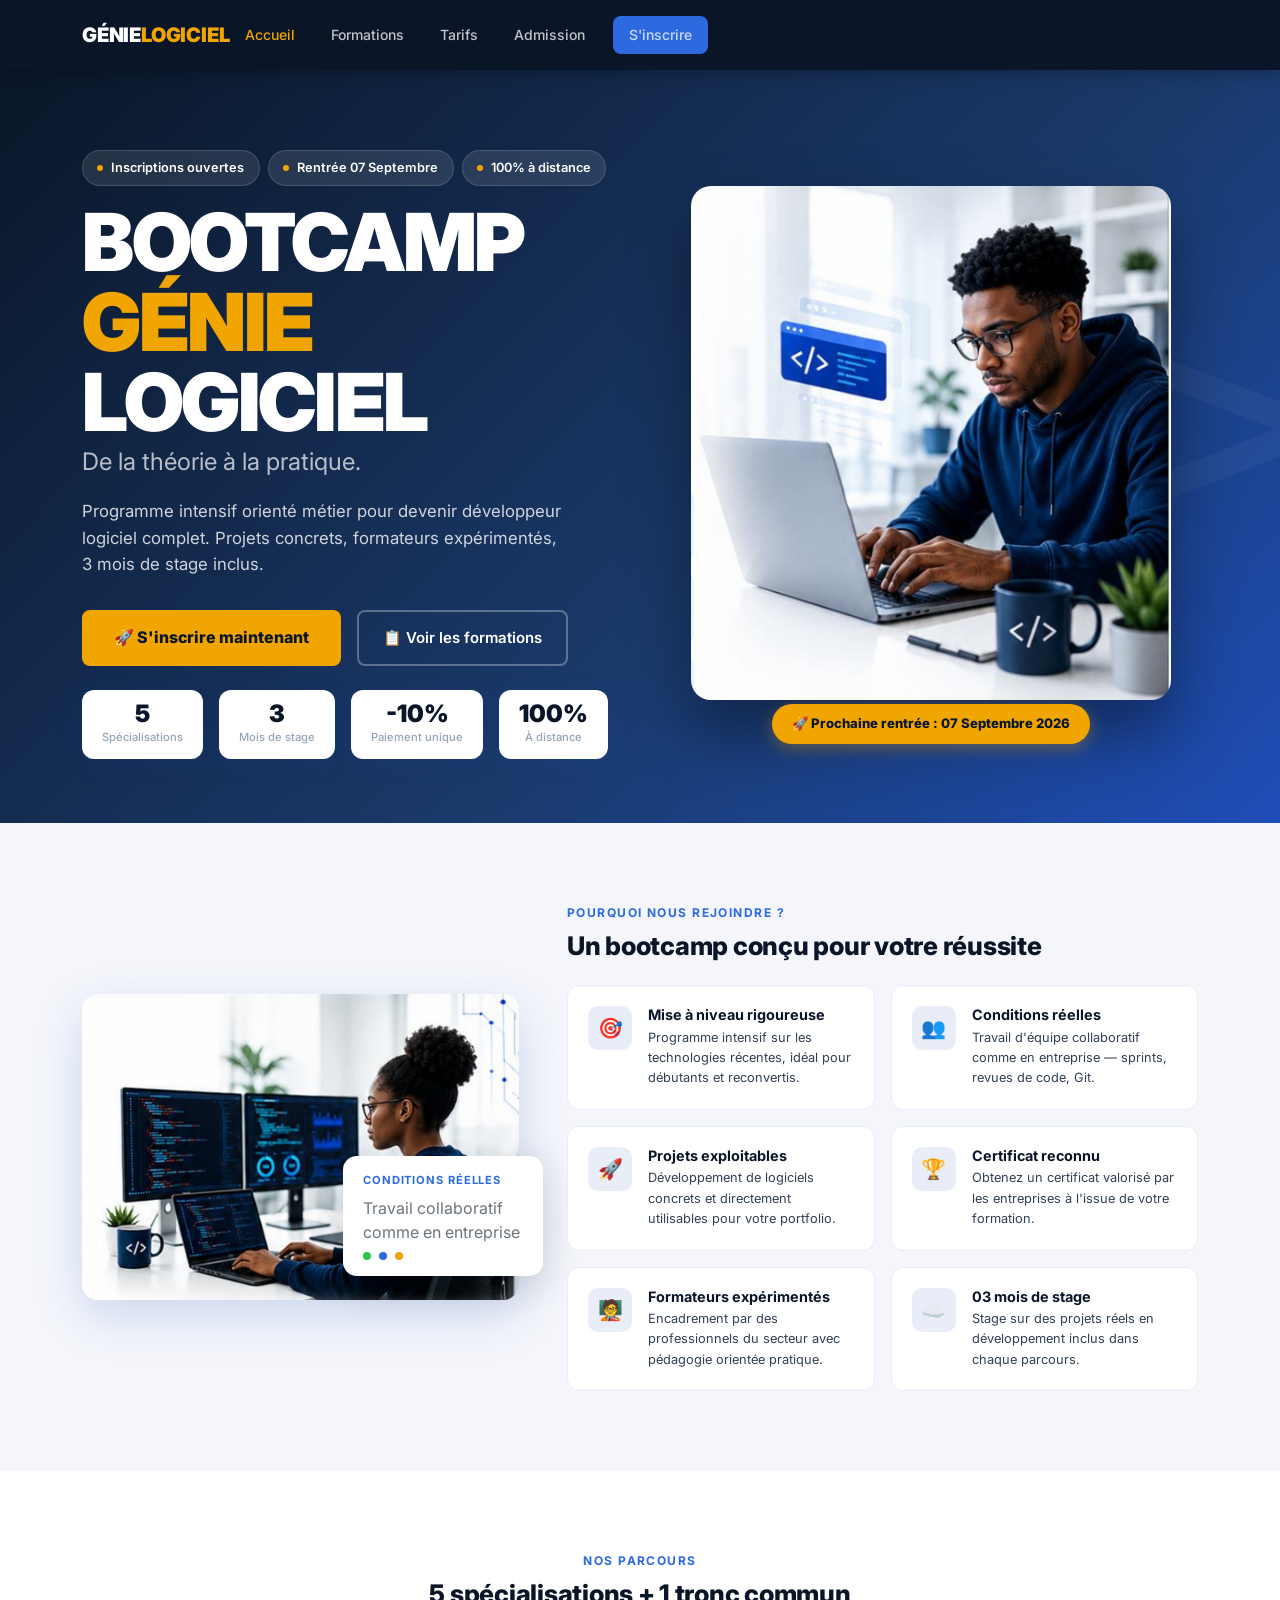
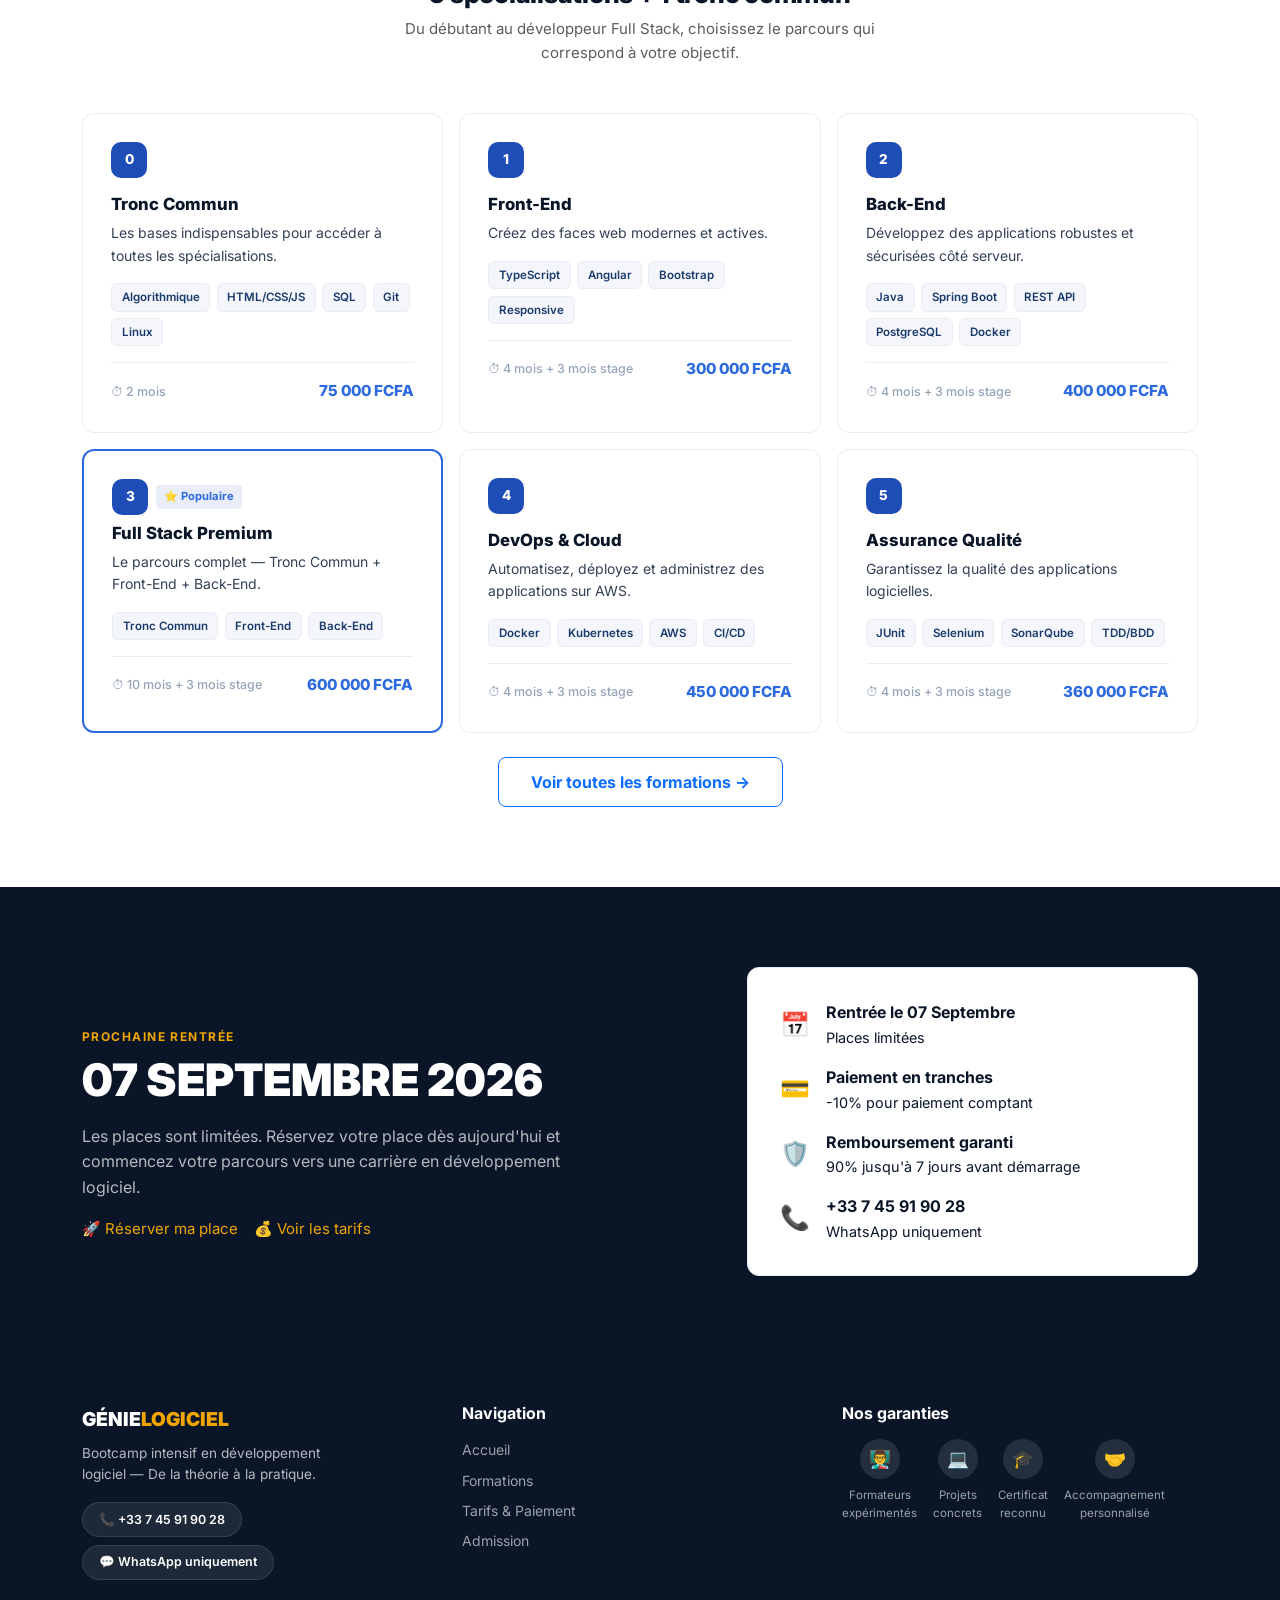
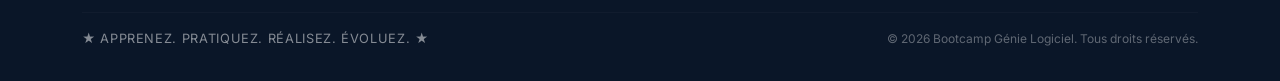
<file: index.html>
<!DOCTYPE html>
<html lang="fr">
<head>
  <meta charset="UTF-8">
  <meta name="viewport" content="width=device-width, initial-scale=1.0">
  <title>Bootcamp Génie Logiciel — De la théorie à la pratique</title>
  <link href="https://cdn.jsdelivr.net/npm/bootstrap@5.3.3/dist/css/bootstrap.min.css" rel="stylesheet">
  <link href="https://fonts.googleapis.com/css2?family=Inter:wght@400;500;600;700;800;900&display=swap" rel="stylesheet">
  <link rel="stylesheet" href="css/style.css">
</head>
<body>

<div id="navbar-placeholder"></div>

<!-- ── Hero ──────────────────────────────────────────────────────────────── -->
<section class="hero">
  <div class="container">
    <div class="row align-items-center g-5">
      <div class="col-lg-6">
        <div class="d-flex flex-wrap gap-2 mb-3 fade-up">
          <span class="hero-pill"><span class="dot"></span>Inscriptions ouvertes</span>
          <span class="hero-pill"><span class="dot"></span>Rentrée 07 Septembre</span>
          <span class="hero-pill"><span class="dot"></span>100% à distance</span>
        </div>
        <h1 class="fade-up-2">
          BOOTCAMP<br>
          <span class="jaune">GÉNIE</span><br>
          LOGICIEL
          <span class="subtitle">De la théorie à la pratique.</span>
        </h1>
        <p class="tagline fade-up-3">
          Programme intensif orienté métier pour devenir développeur logiciel complet.
          Projets concrets, formateurs expérimentés, 3 mois de stage inclus.
        </p>
        <div class="d-flex flex-wrap gap-3 fade-up-3">
          <a href="admission.html" class="btn-cta">🚀 S'inscrire maintenant</a>
          <a href="formations.html" class="btn-outline">📋 Voir les formations</a>
        </div>
        <div class="d-flex flex-wrap gap-3 mt-4 fade-up-3">
          <div class="stat-pill">
            <span class="num">5</span>
            <span class="lbl">Spécialisations</span>
          </div>
          <div class="stat-pill">
            <span class="num">3</span>
            <span class="lbl">Mois de stage</span>
          </div>
          <div class="stat-pill">
            <span class="num">-10%</span>
            <span class="lbl">Paiement unique</span>
          </div>
          <div class="stat-pill">
            <span class="num">100%</span>
            <span class="lbl">À distance</span>
          </div>
        </div>
      </div>

      <!-- ── Image hero principale ── -->
      <div class="col-lg-6 d-none d-lg-block fade-up-2">
        <div class="hero-img-wrap pb-4" >
          <img src="assets/dev-man.png" alt="Développeur en formation Génie Logiciel">
          <span class="hero-img-badge">🚀 Prochaine rentrée : 07 Septembre 2026</span>
        </div>
      </div>
    </div>
  </div>
</section>

<!-- ── Pourquoi nous — avec image femme ──────────────────────────────────── -->
<section class="section section-alt">
  <div class="container">
    <div class="row align-items-center g-5">

      <!-- Image gauche -->
      <div class="col-lg-5 reveal">
        <div class="position-relative">
          <img src="assets/dev-woman.png" alt="Développeuse en action" class="why-section-img" title="Développeuse en action">
          <!-- Carte flottante -->
          <div class="floatCard">
            <div class="text-floatCard">Conditions réelles</div>
            <div class="fs-6 text-secondary lh-base";>Travail collaboratif<br>comme en entreprise </div>
            <div class="d-flex gap-2 mt-2" >
              <span class="-sm bg--green"></span>
              <span class="-sm bg--blue"></span>
              <span class="-sm bg--jaune"></span>
            </div>
          </div>
        </div>
      </div>

      <!-- Texte droite -->
      <div class="col-lg-7 reveal">
        <div class="section-eyebrow">Pourquoi nous rejoindre ?</div>
        <h2 class="section-title mb-4">Un bootcamp conçu pour votre réussite</h2>
        <div class="row g-3">
          <div class="col-sm-6">
            <div class="why-card">
              <div class="why-icon">🎯</div>
              <div>
                <h6>Mise à niveau rigoureuse</h6>
                <p>Programme intensif sur les technologies récentes, idéal pour débutants et reconvertis.</p>
              </div>
            </div>
          </div>
          <div class="col-sm-6">
            <div class="why-card">
              <div class="why-icon">👥</div>
              <div>
                <h6>Conditions réelles</h6>
                <p>Travail d'équipe collaboratif comme en entreprise — sprints, revues de code, Git.</p>
              </div>
            </div>
          </div>
          <div class="col-sm-6">
            <div class="why-card">
              <div class="why-icon">🚀</div>
              <div>
                <h6>Projets exploitables</h6>
                <p>Développement de logiciels concrets et directement utilisables pour votre portfolio.</p>
              </div>
            </div>
          </div>
          <div class="col-sm-6">
            <div class="why-card">
              <div class="why-icon">🏆</div>
              <div>
                <h6>Certificat reconnu</h6>
                <p>Obtenez un certificat valorisé par les entreprises à l'issue de votre formation.</p>
              </div>
            </div>
          </div>
          <div class="col-sm-6">
            <div class="why-card">
              <div class="why-icon">🧑‍🏫</div>
              <div>
                <h6>Formateurs expérimentés</h6>
                <p>Encadrement par des professionnels du secteur avec pédagogie orientée pratique.</p>
              </div>
            </div>
          </div>
          <div class="col-sm-6">
            <div class="why-card">
              <div class="why-icon">☁️</div>
              <div>
                <h6>03 mois de stage</h6>
                <p>Stage sur des projets réels en développement inclus dans chaque parcours.</p>
              </div>
            </div>
          </div>
        </div>
      </div>
    </div>
  </div>
</section>

<!-- ── Spécialisations résumé ─────────────────────────────────────────────── -->
<section class="section">
  <div class="container">
    <div class="text-center mb-5 reveal">
      <div class="section-eyebrow">Nos parcours</div>
      <h2 class="section-title">5 spécialisations + 1 tronc commun</h2>
      <p class="text-muted mt-2 width-presentation" >
        Du débutant au développeur Full Stack, choisissez le parcours qui correspond à votre objectif.
      </p>
    </div>
    <div class="row g-3">
      <div class="col-md-6 col-lg-4 reveal">
        <div class="card-spec">
          <div class="card-num bg-gris" ]>0</div>
          <h3>Tronc Commun</h3>
          <p>Les bases indispensables pour accéder à toutes les spécialisations.</p>
          <div class="tech-list">
            <span class="tech-badge">Algorithmique</span>
            <span class="tech-badge">HTML/CSS/JS</span>
            <span class="tech-badge">SQL</span>
            <span class="tech-badge">Git</span>
            <span class="tech-badge">Linux</span>
          </div>
          <div class="card-meta mt-auto">
            <span class="meta-duration">⏱ 2 mois</span>
            <span class="meta-price">75 000 FCFA</span>
          </div>
        </div>
      </div>
      <div class="col-md-6 col-lg-4 reveal">
        <div class="card-spec">
          <div class="card-num">1</div>
          <h3>Front-End</h3>
          <p>Créez des faces web modernes et actives.</p>
          <div class="tech-list">
            <span class="tech-badge">TypeScript</span>
            <span class="tech-badge">Angular</span>
            <span class="tech-badge">Bootstrap</span>
            <span class="tech-badge">Responsive</span>
          </div>
          <div class="card-meta mt-auto">
            <span class="meta-duration">⏱ 4 mois + 3 mois stage</span>
            <span class="meta-price">300 000 FCFA</span>
          </div>
        </div>
      </div>
      <div class="col-md-6 col-lg-4 reveal">
        <div class="card-spec">
          <div class="card-num">2</div>
          <h3>Back-End</h3>
          <p>Développez des applications robustes et sécurisées côté serveur.</p>
          <div class="tech-list">
            <span class="tech-badge">Java</span>
            <span class="tech-badge">Spring Boot</span>
            <span class="tech-badge">REST API</span>
            <span class="tech-badge">PostgreSQL</span>
            <span class="tech-badge">Docker</span>
          </div>
          <div class="card-meta mt-auto">
            <span class="meta-duration">⏱ 4 mois + 3 mois stage</span>
            <span class="meta-price">400 000 FCFA</span>
          </div>
        </div>
      </div>
      <div class="col-md-6 col-lg-4 reveal">
        <div class="card-spec border-premuim">
          <div class= "d-flex align-items-center gap-2 mb-2">
            <div class="card-num mb-0">3</div>
            <span class="card-badge">⭐ Populaire</span>
          </div>
          <h3>Full Stack Premium</h3>
          <p>Le parcours complet — Tronc Commun + Front-End + Back-End.</p>
          <div class="tech-list">
            <span class="tech-badge">Tronc Commun</span>
            <span class="tech-badge">Front-End</span>
            <span class="tech-badge">Back-End</span>
          </div>
          <div class="card-meta mt-auto">
            <span class="meta-duration">⏱ 10 mois + 3 mois stage</span>
            <span class="meta-price">600 000 FCFA</span>
          </div>
        </div>
      </div>
      <div class="col-md-6 col-lg-4 reveal">
        <div class="card-spec">
          <div class="card-num">4</div>
          <h3>DevOps & Cloud</h3>
          <p>Automatisez, déployez et administrez des applications sur AWS.</p>
          <div class="tech-list">
            <span class="tech-badge">Docker</span>
            <span class="tech-badge">Kubernetes</span>
            <span class="tech-badge">AWS</span>
            <span class="tech-badge">CI/CD</span>
          </div>
          <div class="card-meta mt-auto">
            <span class="meta-duration">⏱ 4 mois + 3 mois stage</span>
            <span class="meta-price">450 000 FCFA</span>
          </div>
        </div>
      </div>
      <div class="col-md-6 col-lg-4 reveal">
        <div class="card-spec">
          <div class="card-num">5</div>
          <h3>Assurance Qualité</h3>
          <p>Garantissez la qualité des applications logicielles.</p>
          <div class="tech-list">
            <span class="tech-badge">JUnit</span>
            <span class="tech-badge">Selenium</span>
            <span class="tech-badge">SonarQube</span>
            <span class="tech-badge">TDD/BDD</span>
          </div>
          <div class="card-meta mt-auto">
            <span class="meta-duration">⏱ 4 mois + 3 mois stage</span>
            <span class="meta-price">360 000 FCFA</span>
          </div>
        </div>
      </div>
    </div>
    <div class="text-center mt-4 reveal">
      <a href="formations.html" class="btn btn-outline-primary btn-formation"> Voir toutes les formations →</a>
    </div>
  </div>
</section>

<!-- ── CTA final ──────────────────────────────────────────────────────────── -->
<section class="section section-dark">
  <div class="container">
    <div class="row align-items-center g-4">
      <div class="col-lg-7 reveal">`
        <div class="section-eyebrow jaune">Prochaine rentrée</div>
        <h2 class="back-school"> 07 SEPTEMBRE 2026 </h2>
        <p class="footer-text">
          Les places sont limitées. Réservez votre place dès aujourd'hui et commencez
          votre parcours vers une carrière en développement logiciel.
        </p>
        <div class="d-flex flex-wrap gap-3 mt-3">
          <a href="admission.html" class="btn-cta jaune">🚀 Réserver ma place</a>
          <a href="tarifs.html" class="btn-outline jaune">💰 Voir les tarifs</a>
        </div>
      </div>
      <div class="col-lg-5 reveal">
        <div class="bg-border">
          <div class="d-flex flex-column gap-3">
            <div class="d-flex align-items-center gap-3">
              <span class="fs-4">📅</span>
              <div>
                <strong class="color-text1" >Rentrée le 07 Septembre</strong>
                <div class="color-text2">Places limitées</div>
              </div>
            </div>
            <div class="d-flex align-items-center gap-3">
              <span class="fs-4">💳</span>
              <div>
                <strong class="color-text1">Paiement en tranches</strong>
                <div class="color-text2">-10% pour paiement comptant</div>
              </div>
            </div>
            <div class="d-flex align-items-center gap-3">
              <span class="fs-4">🛡️</span>
              <div>
                <strong class="color-text1">Remboursement garanti</strong>
                <div class="color-text2">90% jusqu'à 7 jours avant démarrage</div>
              </div>
            </div>
            <div class="d-flex align-items-center gap-3">
              <span class="fs-4">📞</span>
              <div>
                <strong class="color-text1">+33 7 45 91 90 28</strong>
                <div class="color-text2">WhatsApp uniquement</div>
              </div>
            </div>
          </div>
        </div>
      </div>
    </div>
  </div>
</section>

<div id="footer-placeholder"></div>
<script src="https://cdn.jsdelivr.net/npm/bootstrap@5.3.3/dist/js/bootstrap.bundle.min.js"></script>
<script src="js/layout.js"></script>
<script src="js/main.js"></script>
</body>
</html>
</file>
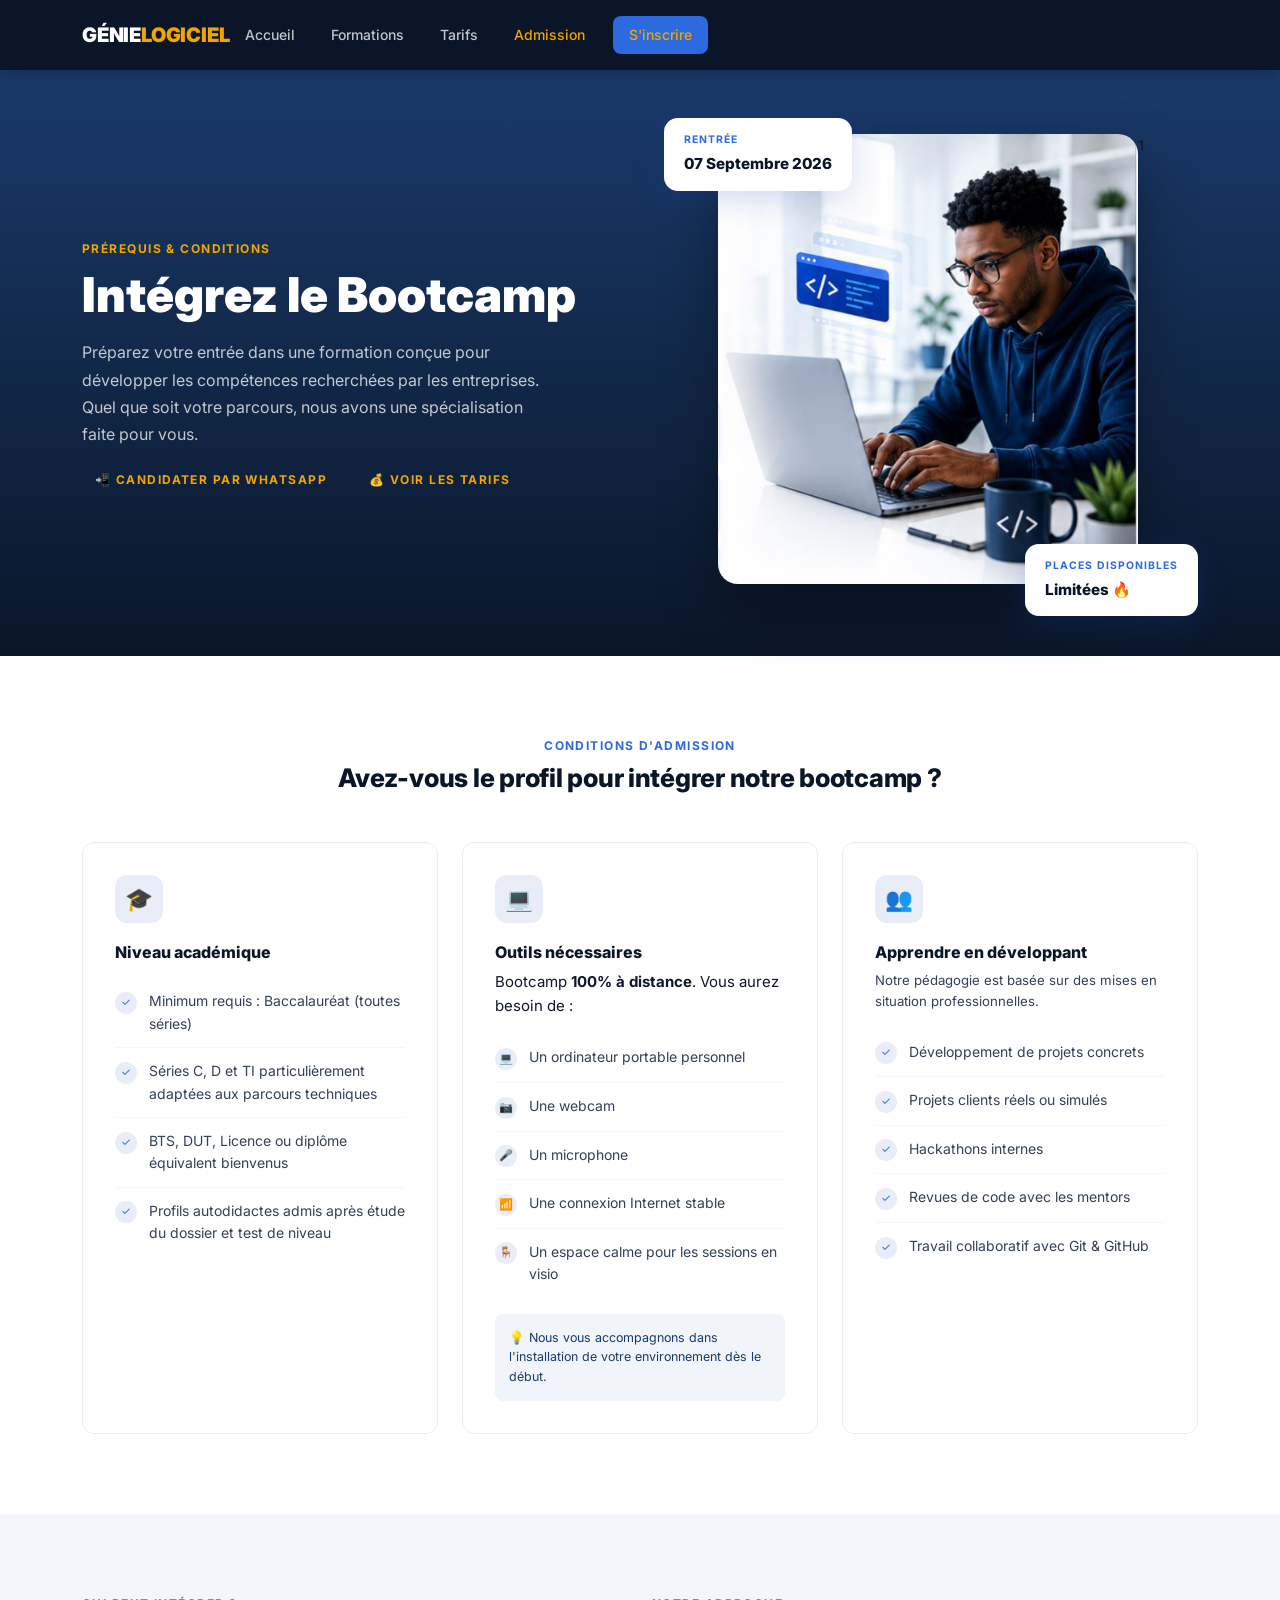
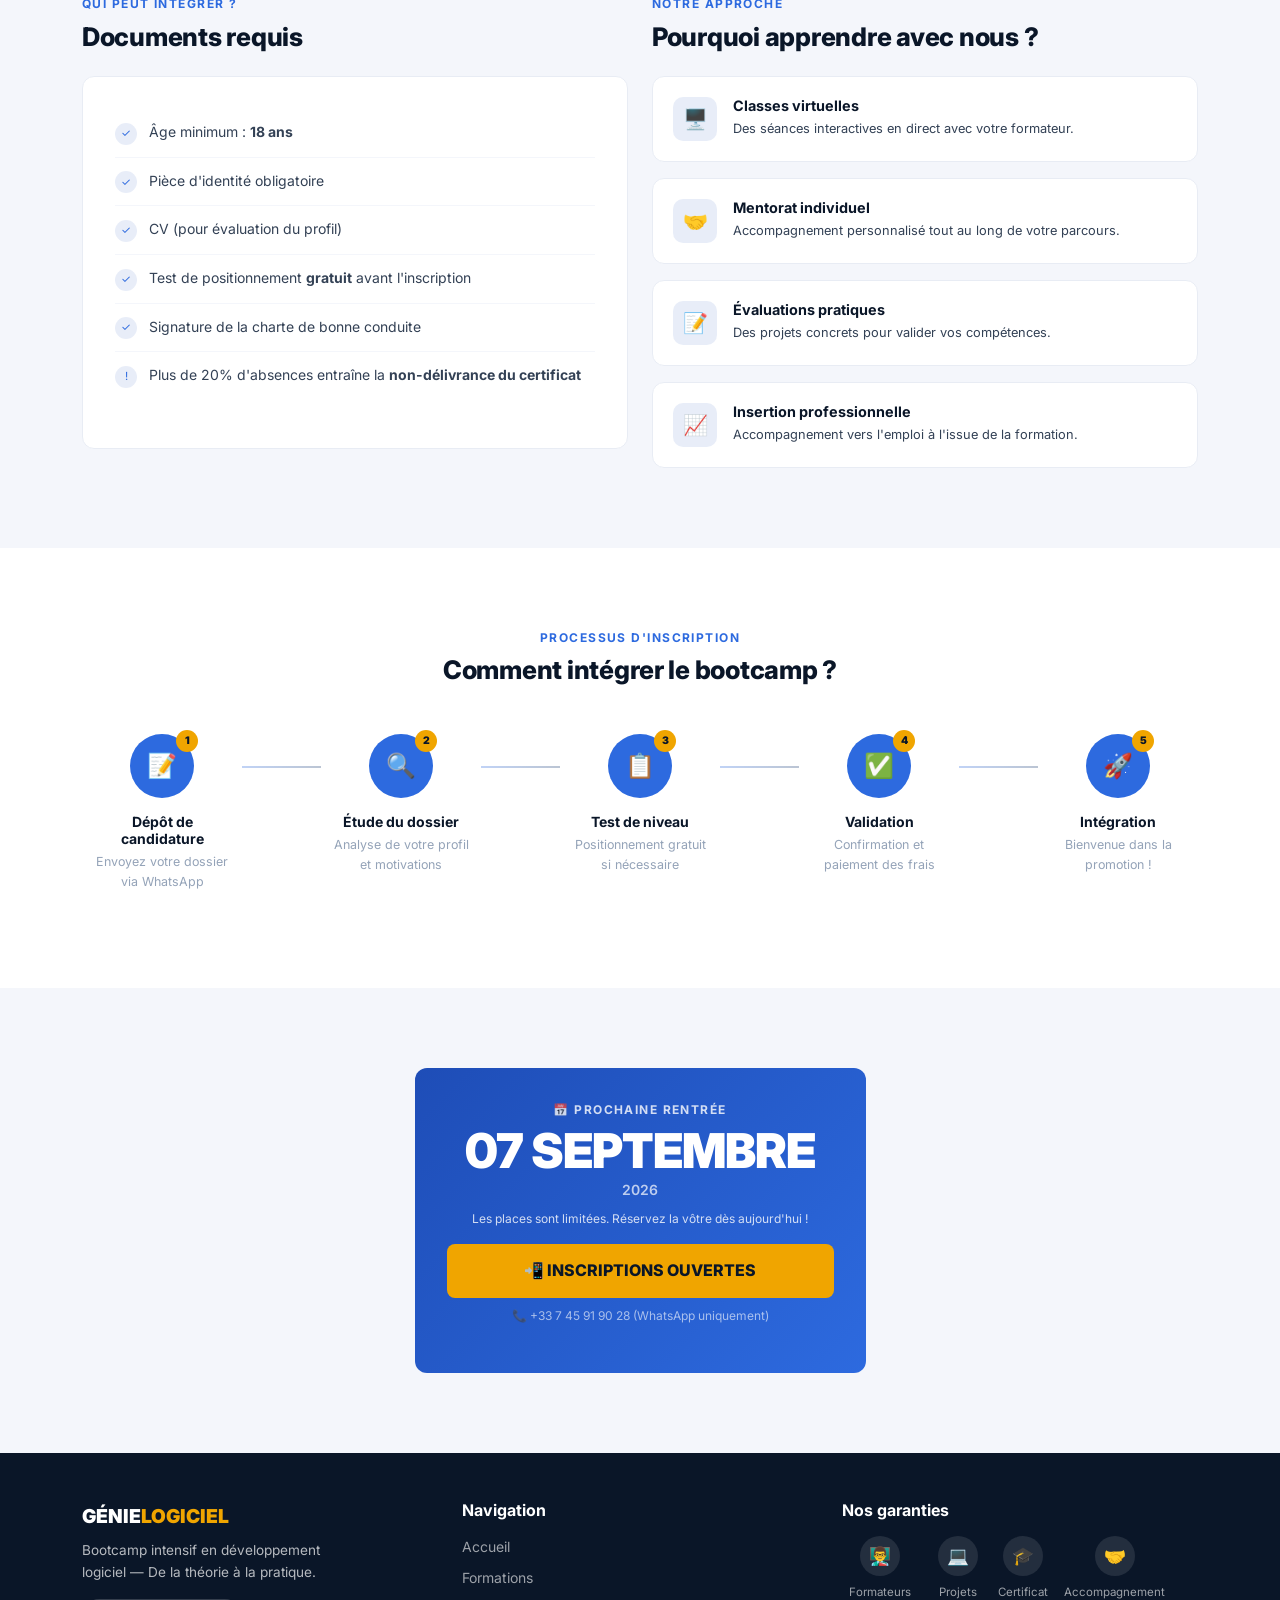
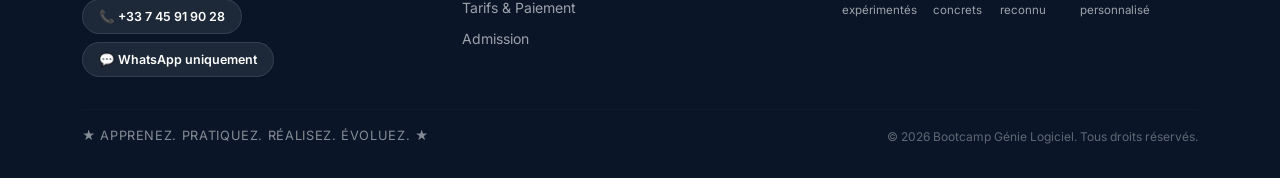
<file: admission.html>
<!DOCTYPE html>
<html lang="fr">
<head>
  <meta charset="UTF-8">
  <meta name="viewport" content="width=device-width, initial-scale=1.0">
  <title>Admission — Bootcamp Génie Logiciel</title>
  <link href="https://cdn.jsdelivr.net/npm/bootstrap@5.3.3/dist/css/bootstrap.min.css" rel="stylesheet">
  <link href="https://fonts.googleapis.com/css2?family=Inter:wght@400;500;600;700;800;900&display=swap" rel="stylesheet">
  <link rel="stylesheet" href="css/style.css">
</head>
<body>

<div id="navbar-placeholder"></div>

<!-- ── Hero avec image homme ─────────────────────────────────────────────── -->
<section class="bg-color">
  <div class="container">
    <div class="row align-items-center g-5">
      <div class="col-lg-6 fade-up">
        <div class="section-eyebrow jaune">Prérequis & Conditions</div>
        <h1 class="title-color">Intégrez le Bootcamp</h1>
        <p class="color-paragraphe1">
          Préparez votre entrée dans une formation conçue pour développer les compétences
          recherchées par les entreprises. Quel que soit votre parcours, nous avons une
          spécialisation faite pour vous.
        </p>
        <div class="d-flex flex-wrap gap-3 mt-3">
          <a href="https://wa.me/33745919028" target="_blank" class="btn btn-cta section-eyebrow jaune">
            📲 Candidater par WhatsApp
          </a>
          <a href="tarifs.html" class=" section-eyebrow jaune btn btn-outline">
            💰 Voir les tarifs
          </a>
        </div>
      </div>

      <!-- Image homme -->
      <div class="col-lg-6 d-none d-lg-block fade-up-2">
        <div class="position-relative d-flex justify-content-center pb-4">
          <img src="assets/dev-man.png" alt="Apprenant en formation" class="admission-hero-img">
          <!-- Badge flottant haut gauche -->
          <div class="floating-card" style="top:-1rem;left:0">
            <div class="fc-label">Rentrée</div>
            <div class="fc-value">07 Septembre 2026</div>
          </div>1
          <!-- Badge flottant bas droite -->
          <div class="floating-card position-Card" >
            <div class="fc-label">Places disponibles</div>
            <div class="fc-value color-blue">Limitées 🔥</div>
          </div>
        </div>
      </div>
    </div>
  </div>
</section>

<!-- ── Prérequis ──────────────────────────────────────────────────────────── -->
<section class="section">
  <div class="container">
    <div class="text-center mb-5 reveal">
      <div class="section-eyebrow">Conditions d'admission</div>
      <h2 class="section-title">Avez-vous le profil pour intégrer notre bootcamp ?</h2>
    </div>
    <div class="row g-4">
      <div class="col-lg-4 reveal">
        <div class="bg-border">
          <div class="icone-style">🎓</div>
          <h4 class="title-style mb-3">Niveau académique</h4>
          <ul class="list-unstyled">
            <li class="admission-check"><div class="check-icon ">✓</div><span>Minimum requis : Baccalauréat (toutes séries)</span></li>
            <li class="admission-check"><div class="check-icon ">✓</div><span>Séries C, D et TI particulièrement adaptées aux parcours techniques</span></li>
            <li class="admission-check"><div class="check-icon ">✓</div><span>BTS, DUT, Licence ou diplôme équivalent bienvenus</span></li>
            <li class="admission-check"><div class="check-icon ">✓</div><span>Profils autodidactes admis après étude du dossier et test de niveau</span></li>
          </ul>
        </div>
      </div>
      <div class="col-lg-4 reveal">
        <div class="bg-border">
          <div class="icone-style">💻</div>
          <h4 class="title-style mb-2">Outils nécessaires</h4>
          <p class="mb-3" >Bootcamp <strong>100% à distance</strong>. Vous aurez besoin de :</p>
          <ul class="list-unstyled">
            <li class="admission-check"><div class="check-icon">💻</div><span>Un ordinateur portable personnel</span></li>
            <li class="admission-check"><div class="check-icon">📷</div><span>Une webcam</span></li>
            <li class="admission-check"><div class="check-icon">🎤</div><span>Un microphone</span></li>
            <li class="admission-check"><div class="check-icon">📶</div><span>Une connexion Internet stable</span></li>
            <li class="admission-check"><div class="check-icon">🪑</div><span>Un espace calme pour les sessions en visio</span></li>
          </ul>
          <div class="bg-col">
            <p class="color-paragraphe">
              💡 Nous vous accompagnons dans l'installation de votre environnement dès le début.
            </p>
          </div>
        </div>
      </div>
      <div class="col-lg-4 reveal">
        <div class="bg-border">
          <div class="icone-style">👥</div>
          <h4 class="title-style mb-2">Apprendre en développant</h4>
          <p class="sub-title-style mb-3">Notre pédagogie est basée sur des mises en situation professionnelles.</p>
          <ul class="list-unstyled">
            <li class="admission-check"><div class="check-icon">✓</div><span>Développement de projets concrets</span></li>
            <li class="admission-check"><div class="check-icon">✓</div><span>Projets clients réels ou simulés</span></li>
            <li class="admission-check"><div class="check-icon">✓</div><span>Hackathons internes</span></li>
            <li class="admission-check"><div class="check-icon">✓</div><span>Revues de code avec les mentors</span></li>
            <li class="admission-check"><div class="check-icon">✓</div><span>Travail collaboratif avec Git & GitHub</span></li>
          </ul>
        </div>
      </div>
    </div>
  </div>
</section>

<!-- ── Conditions spécifiques ─────────────────────────────────────────────── -->
<section class="section section-alt">
  <div class="container">
    <div class="row g-4 justify-content-center">
      <div class="col-lg-6 reveal">
        <div class="section-eyebrow">Qui peut intégrer ?</div>
        <h2 class="section-title mb-4">Documents requis</h2>
        <div class="bg-content">
          <ul class="list-unstyled">
            <li class="admission-check"><div class="check-icon">✓</div><span>Âge minimum : <strong>18 ans</strong></span></li>
            <li class="admission-check"><div class="check-icon">✓</div><span>Pièce d'identité obligatoire</span></li>
            <li class="admission-check"><div class="check-icon">✓</div><span>CV (pour évaluation du profil)</span></li>
            <li class="admission-check"><div class="check-icon">✓</div><span>Test de positionnement <strong>gratuit</strong> avant l'inscription</span></li>
            <li class="admission-check"><div class="check-icon">✓</div><span>Signature de la charte de bonne conduite</span></li>
            <li class="admission-check">
              <div class="check-icon" >!</div>
              <span>Plus de 20% d'absences entraîne la <strong>non-délivrance du certificat</strong></span>
            </li>
          </ul>
        </div>
      </div>

      <!-- Pourquoi nous -->
      <div class="col-lg-6 reveal">
        <div class="section-eyebrow">Notre approche</div>
        <h2 class="section-title mb-4">Pourquoi apprendre avec nous ?</h2>
        <div class="d-flex flex-column gap-3">
          <div class="why-card">
            <div class="why-icon">🖥️</div>
            <div><h6>Classes virtuelles</h6><p>Des séances interactives en direct avec votre formateur.</p></div>
          </div>
          <div class="why-card">
            <div class="why-icon">🤝</div>
            <div><h6>Mentorat individuel</h6><p>Accompagnement personnalisé tout au long de votre parcours.</p></div>
          </div>
          <div class="why-card">
            <div class="why-icon">📝</div>
            <div><h6>Évaluations pratiques</h6><p>Des projets concrets pour valider vos compétences.</p></div>
          </div>
          <div class="why-card">
            <div class="why-icon">📈</div>
            <div><h6>Insertion professionnelle</h6><p>Accompagnement vers l'emploi à l'issue de la formation.</p></div>
          </div>
        </div>
      </div>
    </div>
  </div>
</section>

<!-- ── Process ────────────────────────────────────────────────────────────── -->
<section class="section">
  <div class="container">
    <div class="text-center mb-5 reveal">
      <div class="section-eyebrow">Processus d'inscription</div>
      <h2 class="section-title">Comment intégrer le bootcamp ?</h2>
    </div>
    <div class="d-flex align-items-start justify-content-center flex-wrap gap-0 reveal">
      <div class="process-step with-icon">
        <div class="step-icon">📝<div class="step-num">1</div></div>
        <h5>Dépôt de candidature</h5>
        <p>Envoyez votre dossier via WhatsApp</p>
      </div>
      <div class="process-connector d-none d-md-block size-tiret" ></div>
      <div class="process-step with-icon">
        <div class="step-icon">🔍<div class="step-num">2</div></div>
        <h5>Étude du dossier</h5>
        <p>Analyse de votre profil et motivations</p>
      </div>
      <div class="process-connector d-none d-md-block size-tiret"></div>
      <div class="process-step with-icon">
        <div class="step-icon">📋<div class="step-num">3</div></div>
        <h5>Test de niveau</h5>
        <p>Positionnement gratuit si nécessaire</p>
      </div>
      <div class="process-connector d-none d-md-block size-tiret"></div>
      <div class="process-step with-icon">
        <div class="step-icon">✅<div class="step-num">4</div></div>
        <h5>Validation</h5>
        <p>Confirmation et paiement des frais</p>
      </div>
      <div class="process-connector d-none d-md-block size-tiret"></div>
      <div class="process-step with-icon">
        <div class="step-icon">🚀<div class="step-num">5</div></div>
        <h5>Intégration</h5>
        <p>Bienvenue dans la promotion !</p>
      </div>
    </div>
  </div>
</section>

<!-- ── Rentree CTA ────────────────────────────────────────────────────────── -->
<section class="section section-alt">
  <div class="container">
    <div class="row g-4 justify-content-center">
      <div class="col-lg-5 reveal">
        <div class="rentree-box">
          <div class="section-eyebrow color-ending" >📅 Prochaine rentrée</div>
          <div class="rentree-date mt-2 mb-1">07 SEPTEMBRE</div>
          <div class="text-ending1 fw-semibold">2026</div>
          <p class="color-ending text-ending2 mt-2 mb-3">
            Les places sont limitées. Réservez la vôtre dès aujourd'hui !
          </p>
          <a href="https://wa.me/33745919028" target="_blank" class="btn-inscrit">
            📲 INSCRIPTIONS OUVERTES
          </a>
          <p class="text-ending3 mt-2">
            📞 +33 7 45 91 90 28 (WhatsApp uniquement)
          </p>
        </div>
      </div>
    </div>
  </div>
</section>

<div id="footer-placeholder"></div>
<script src="https://cdn.jsdelivr.net/npm/bootstrap@5.3.3/dist/js/bootstrap.bundle.min.js"></script>
<script src="js/layout.js"></script>
<script src="js/main.js"></script>
</body>
</html>
</file>
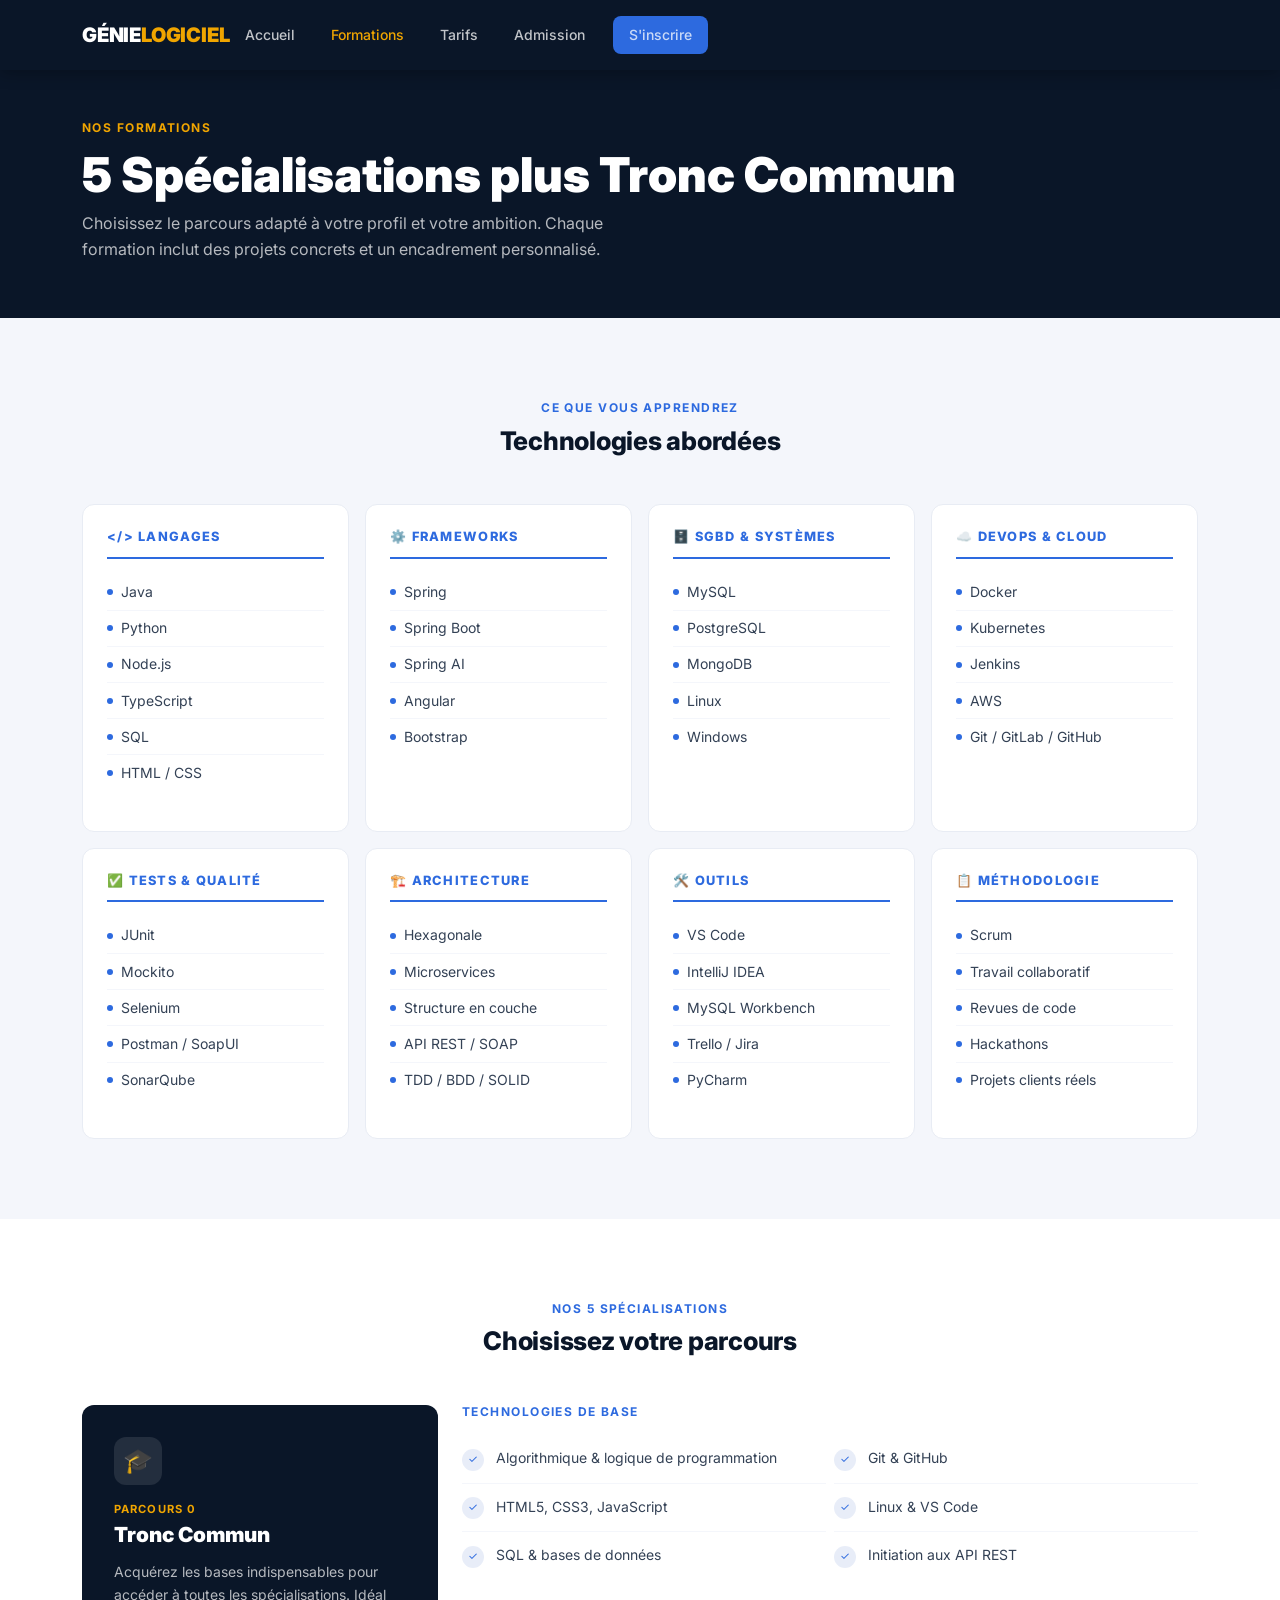
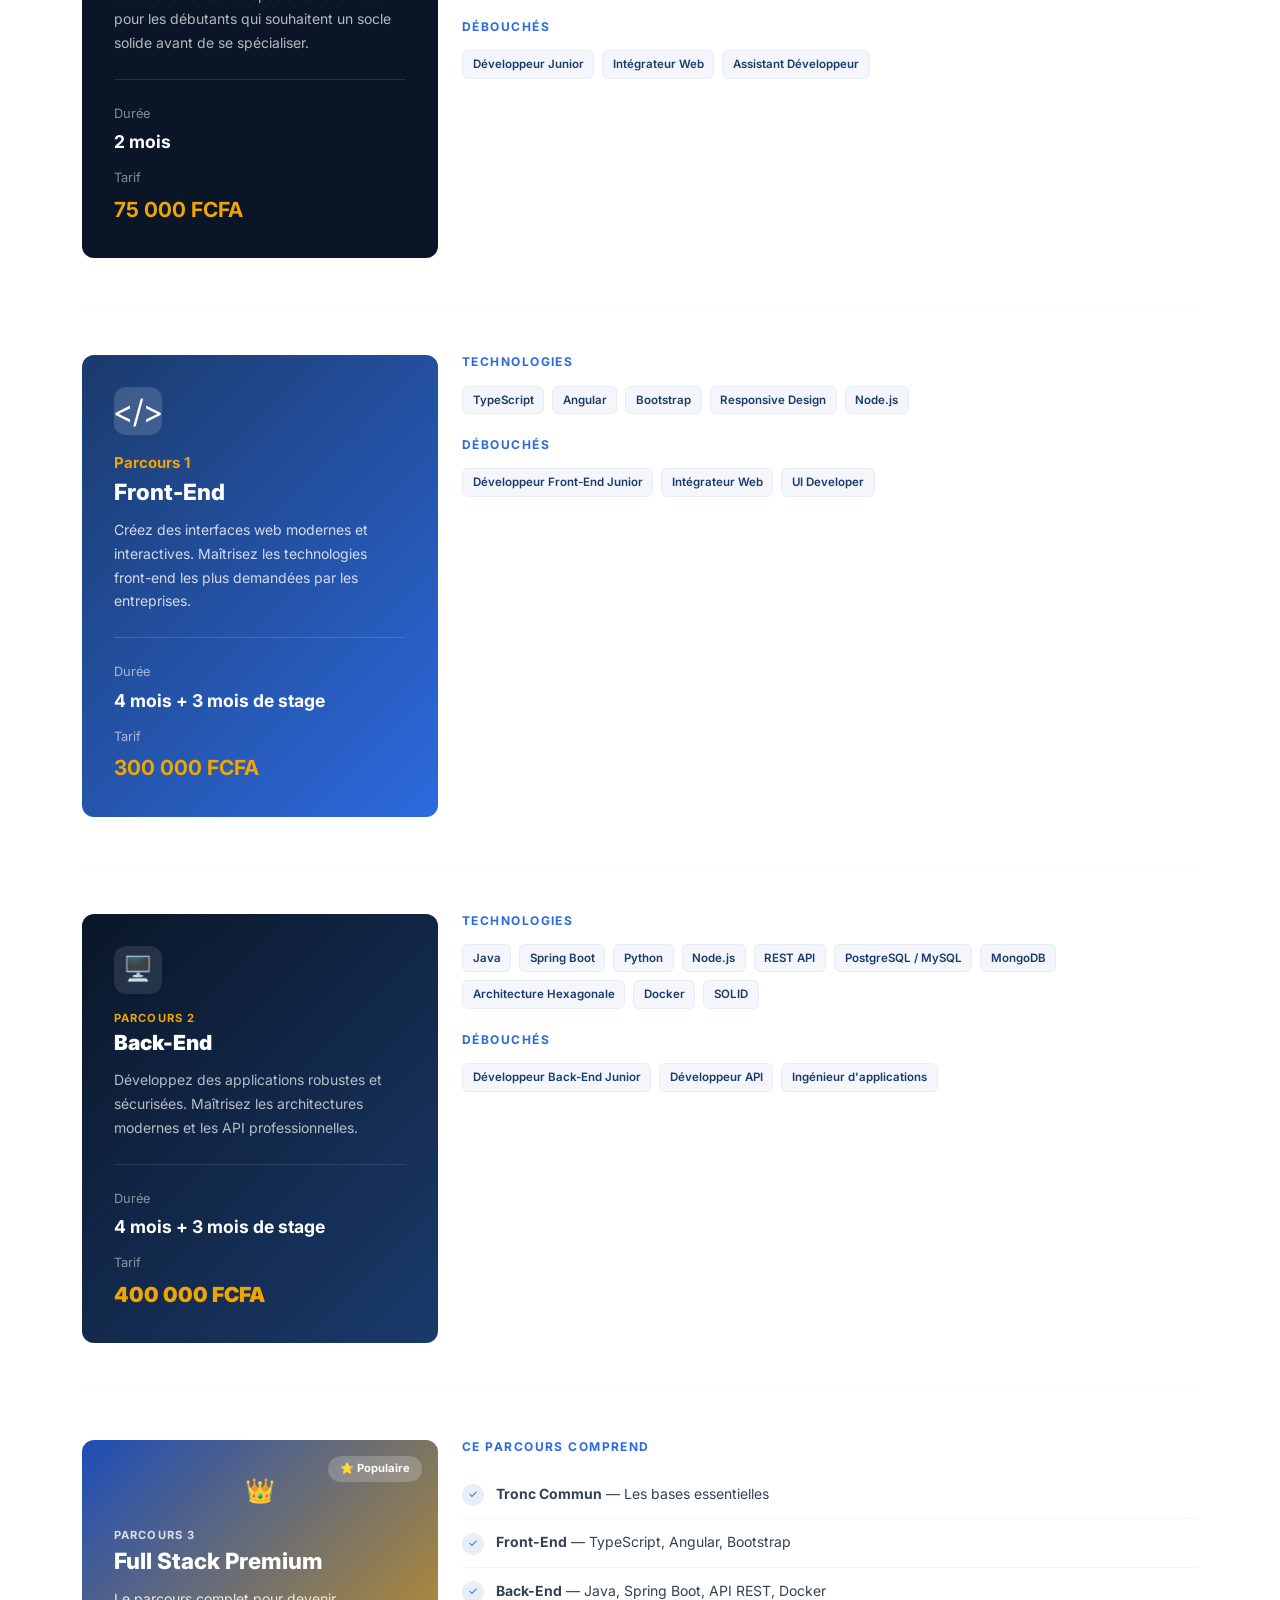
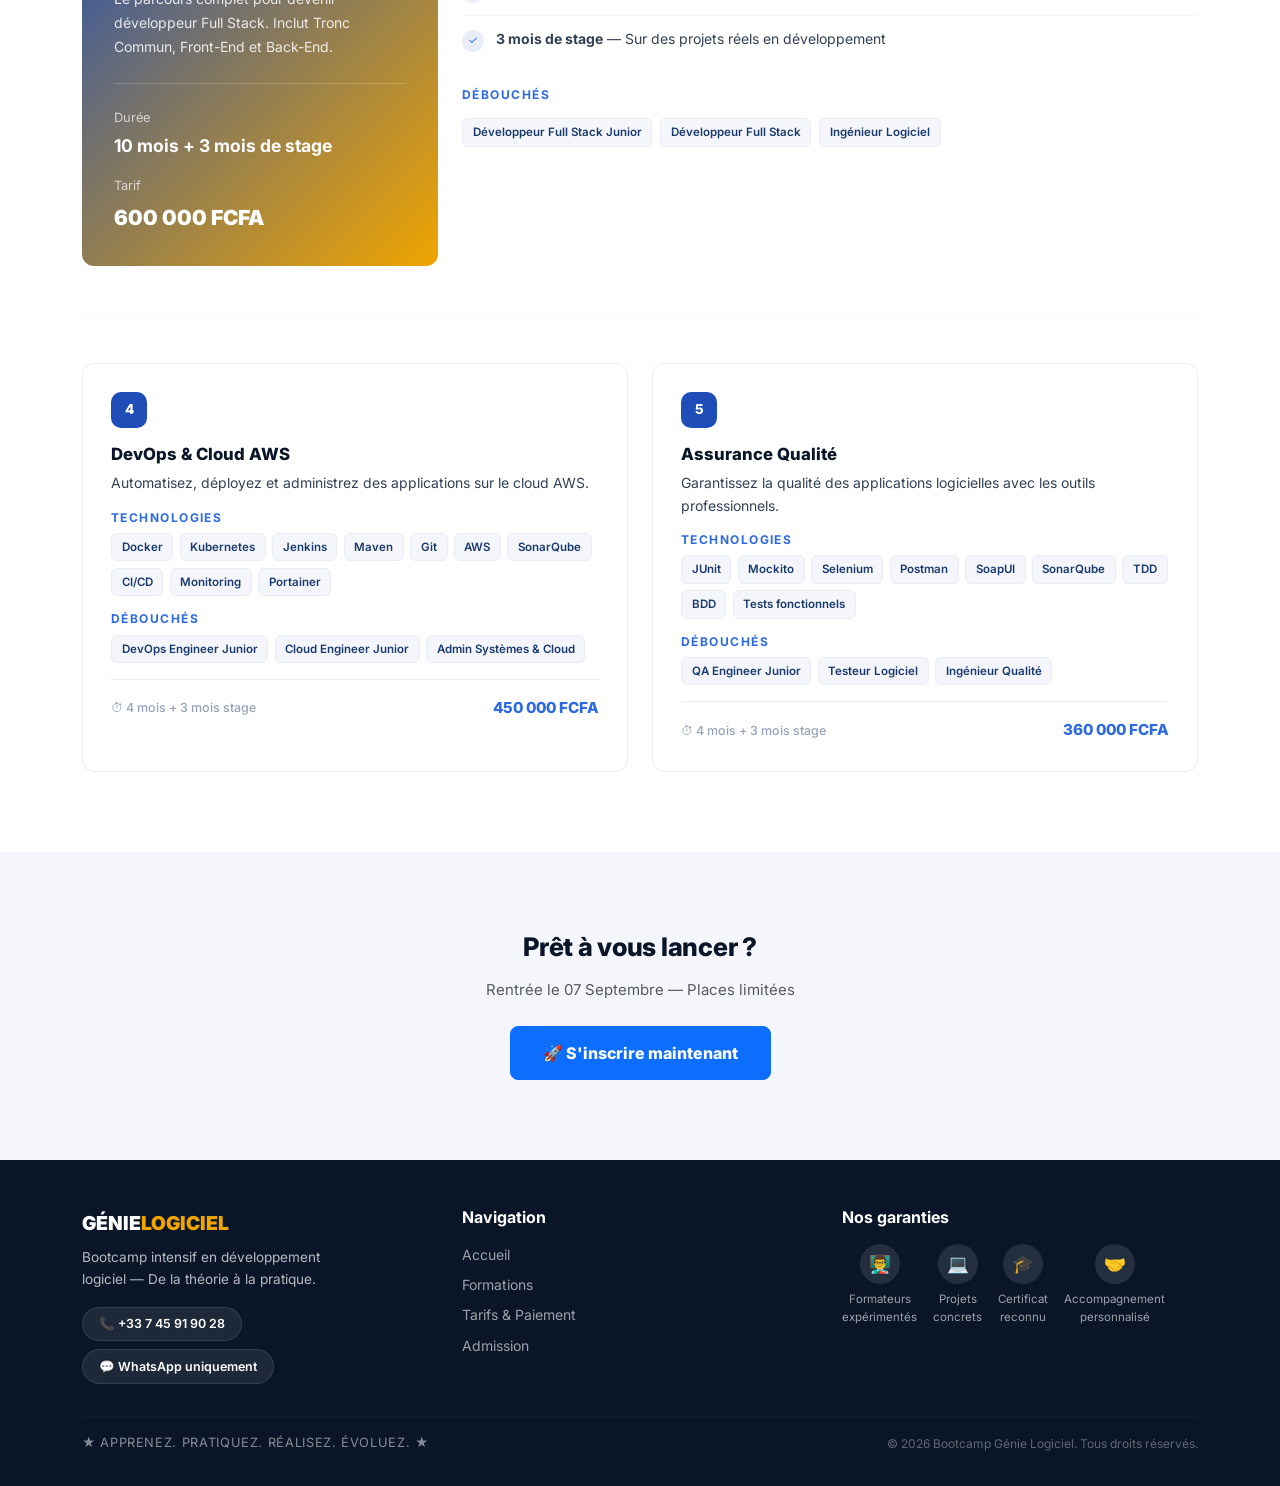
<file: formations.html>
<!DOCTYPE html>
<html lang="fr">
<head>
  <meta charset="UTF-8">
  <meta name="viewport" content="width=device-width, initial-scale=1.0">
  <title>Formations — Bootcamp Génie Logiciel</title>
  <link href="https://cdn.jsdelivr.net/npm/bootstrap@5.3.3/dist/css/bootstrap.min.css" rel="stylesheet">
  <link href="https://fonts.googleapis.com/css2?family=Inter:wght@400;500;600;700;800;900&display=swap" rel="stylesheet">
  <link rel="stylesheet" href="css/style.css">
</head>
<body>

<div id="navbar-placeholder"> 
  <h1 class="big-title">
      5 Spécialisations plus Tronc Commun
  </h1>
</div>

<!-- ── Page Header ────────────────────────────────────────────────────────── -->
<section class="section-dark section-formations">
  <div class="container">
    <div class="section-eyebrow jaune" >Nos formations</div>
    <h1 class="big-title">
      5 Spécialisations plus Tronc Commun
    </h1>
    <p class="text-formations">
      Choisissez le parcours adapté à votre profil et votre ambition. Chaque formation
      inclut des projets concrets et un encadrement personnalisé.
    </p>
  </div>
</section>

<!-- ── Technologies globales ─────────────────────────────────────────────── -->
<section class="section section-alt">
  <div class="container">
    <div class="text-center mb-5 reveal">
      <div class="section-eyebrow">Ce que vous apprendrez</div>
      <h2 class="section-title">Technologies abordées</h2>
    </div>
    <div class="row g-3">
      <div class="col-sm-6 col-lg-3 reveal">
        <div class="tech-category">
          <h4>&lt;/&gt; Langages</h4>
          <ul>
            <li>Java</li>
            <li>Python</li>
            <li>Node.js</li>
            <li>TypeScript</li>
            <li>SQL</li>
            <li>HTML / CSS</li>
          </ul>
        </div>
      </div>
      <div class="col-sm-6 col-lg-3 reveal">
        <div class="tech-category">
          <h4>⚙️ Frameworks</h4>
          <ul>
            <li>Spring</li>
            <li>Spring Boot</li>
            <li>Spring AI</li>
            <li>Angular</li>
            <li>Bootstrap</li>
          </ul>
        </div>
      </div>
      <div class="col-sm-6 col-lg-3 reveal">
        <div class="tech-category">
          <h4>🗄️ SGBD & Systèmes</h4>
          <ul>
            <li>MySQL</li>
            <li>PostgreSQL</li>
            <li>MongoDB</li>
            <li>Linux</li>
            <li>Windows</li>
          </ul>
        </div>
      </div>
      <div class="col-sm-6 col-lg-3 reveal">
        <div class="tech-category">
          <h4>☁️ DevOps & Cloud</h4>
          <ul>
            <li>Docker</li>
            <li>Kubernetes</li>
            <li>Jenkins</li>
            <li>AWS</li>
            <li>Git / GitLab / GitHub</li>
          </ul>
        </div>
      </div>
      <div class="col-sm-6 col-lg-3 reveal">
        <div class="tech-category">
          <h4>✅ Tests & Qualité</h4>
          <ul>
            <li>JUnit</li>
            <li>Mockito</li>
            <li>Selenium</li>
            <li>Postman / SoapUI</li>
            <li>SonarQube</li>
          </ul>
        </div>
      </div>
      <div class="col-sm-6 col-lg-3 reveal">
        <div class="tech-category">
          <h4>🏗️ Architecture</h4>
          <ul>
            <li>Hexagonale</li>
            <li>Microservices</li>
            <li>Structure en couche</li>
            <li>API REST / SOAP</li>
            <li>TDD / BDD / SOLID</li>
          </ul>
        </div>
      </div>
      <div class="col-sm-6 col-lg-3 reveal">
        <div class="tech-category">
          <h4>🛠️ Outils</h4>
          <ul>
            <li>VS Code</li>
            <li>IntelliJ IDEA</li>
            <li>MySQL Workbench</li>
            <li>Trello / Jira</li>
            <li>PyCharm</li>
          </ul>
        </div>
      </div>
      <div class="col-sm-6 col-lg-3 reveal">
        <div class="tech-category">
          <h4>📋 Méthodologie</h4>
          <ul>
            <li>Scrum</li>
            <li>Travail collaboratif</li>
            <li>Revues de code</li>
            <li>Hackathons</li>
            <li>Projets clients réels</li>
          </ul>
        </div>
      </div>
    </div>
  </div>
</section>

<!-- ── Spécialisations détaillées ────────────────────────────────────────── -->
<section class="section">
  <div class="container">
    <div class="text-center mb-5 reveal">
      <div class="section-eyebrow">Nos 5 spécialisations</div>
      <h2 class="section-title">Choisissez votre parcours</h2>
    </div>

    <!-- Tronc commun -->
    <div class="row align-items-start g-4 mb-5 reveal">
      <div class="col-lg-4">
        <div class="bg-tronc">
          <div class="emoiji-look">🎓</div>
          <div class="surtitle">Parcours 0</div>
          <h3 class="title-look">Tronc Commun</h3>
          <p class="paragraph-look">
            Acquérez les bases indispensables pour accéder à toutes les spécialisations.
            Idéal pour les débutants qui souhaitent un socle solide avant de se spécialiser.
          </p>
          <div class="mt-4 pt-4 color-bordure">
            <div class="text-look mb-1">Durée</div>
            <div class="fw-bold text-custom1">2 mois</div>
            <div class="text-custom2 mb-1">Tarif</div>
            <div class="jaune fw-bolder text-custom3">75 000 FCFA</div>
          </div>
        </div>
      </div>
      <div class="col-lg-8">
        <h5 class="section-eyebrow mb-3">Technologies de base</h5>
        <div class="row g-2 mb-4">
          <div class="col-6">
            <ul class="p-0 list-unstyled">
              <li class="admission-check"><div class="check-icon">✓</div><span>Algorithmique & logique de programmation</span></li>
              <li class="admission-check"><div class="check-icon">✓</div><span>HTML5, CSS3, JavaScript</span></li>
              <li class="admission-check"><div class="check-icon">✓</div><span>SQL & bases de données</span></li>
            </ul>
          </div>
          <div class="col-6">
            <ul class="p-0 list-unstyled">
              <li class="admission-check"><div class="check-icon">✓</div><span>Git & GitHub</span></li>
              <li class="admission-check"><div class="check-icon">✓</div><span>Linux & VS Code</span></li>
              <li class="admission-check"><div class="check-icon">✓</div><span>Initiation aux API REST</span></li>
            </ul>
          </div>
        </div>
        <h5 class="section-eyebrow mb-3">Débouchés</h5>
        <div class="d-flex flex-wrap gap-2">
          <span class="tech-badge">Développeur Junior</span>
          <span class="tech-badge">Intégrateur Web</span>
          <span class="tech-badge">Assistant Développeur</span>
        </div>
      </div>
    </div>

    <hr class="color-bordure2 my-5">

    <!-- Front-End -->
    <div class="row align-items-start g-4 mb-5 reveal">
      <div class="col-lg-4">
        <div class="bg-colonne presentation-colonne">
          <div class="text-custom4 d-flex align-items-center justify-content-center mb-3 fs-2">&lt;/&gt;</div>
          <div class="fw-bold jaune mb-1" >Parcours 1</div>
          <h3 class="title-colonne1" >Front-End</h3>
          <p class="color-ending paragraph-look2" >
            Créez des interfaces web modernes et interactives. Maîtrisez les technologies
            front-end les plus demandées par les entreprises.
          </p>
          <div class="bordure-haut mt-4 pt-4">
            <div class="mb-1 MiseEnForme-text1 ">Durée</div>
            <div class="fw-bold text-custom1">4 mois + 3 mois de stage</div>
            <div class="MiseEnForme-text1 mb-1 marge-haut">Tarif</div>
            <div class="text-custom3 jaune fw-bold" >300 000 FCFA</div>
          </div>
        </div>
      </div>
      <div class="col-lg-8">
        <h5 class="section-eyebrow mb-3">Technologies</h5>
        <div class="d-flex flex-wrap gap-2 mb-4">
          <span class="tech-badge">TypeScript</span>
          <span class="tech-badge">Angular</span>
          <span class="tech-badge">Bootstrap</span>
          <span class="tech-badge">Responsive Design</span>
          <span class="tech-badge">Node.js</span>
        </div>
        <h5 class="section-eyebrow mb-3">Débouchés</h5>
        <div class="d-flex flex-wrap gap-2">
          <span class="tech-badge">Développeur Front-End Junior</span>
          <span class="tech-badge">Intégrateur Web</span>
          <span class="tech-badge">UI Developer</span>
        </div>
      </div>
    </div>

    <hr class="color-bordure2 my-5">

    <!-- Back-End -->
    <div class="row align-items-start g-4 mb-5 reveal">
      <div class="col-lg-4">
        <div class="presentation-colonne bg-colonne2">
          <div class="emoiji-look">🖥️</div>
          <div class="surtitle">Parcours 2</div>
          <h3 class="title-look">Back-End</h3>
          <p class="paragraph-look">
            Développez des applications robustes et sécurisées. Maîtrisez les architectures
            modernes et les API professionnelles.
          </p>
          <div class="color-bordure mt-4 pt-4">
            <div class="text-look mb-1">Durée</div>
            <div class="text-custom1 fw-bold">4 mois + 3 mois de stage</div>
            <div class="text-custom2 mb-1" >Tarif</div>
            <div class="jaune size-texte">400 000 FCFA</div>
          </div>
        </div>
      </div>
      <div class="col-lg-8">
        <h5 class="section-eyebrow mb-3">Technologies</h5>
        <div class="d-flex flex-wrap gap-2 mb-4">
          <span class="tech-badge">Java</span>
          <span class="tech-badge">Spring Boot</span>
          <span class="tech-badge">Python</span>
          <span class="tech-badge">Node.js</span>
          <span class="tech-badge">REST API</span>
          <span class="tech-badge">PostgreSQL / MySQL</span>
          <span class="tech-badge">MongoDB</span>
          <span class="tech-badge">Architecture Hexagonale</span>
          <span class="tech-badge">Docker</span>
          <span class="tech-badge">SOLID</span>
        </div>
        <h5 class="section-eyebrow mb-3">Débouchés</h5>
        <div class="d-flex flex-wrap gap-2">
          <span class="tech-badge">Développeur Back-End Junior</span>
          <span class="tech-badge">Développeur API</span>
          <span class="tech-badge">Ingénieur d'applications</span>
        </div>
      </div>
    </div>

    <hr class="color-bordure2 my-5">

    <!-- Full Stack -->
    <div class="row align-items-start g-4 mb-5 reveal">
      <div class="col-lg-4">
        <div class="position-relative presentation-colonne bg-colonne3">
          <div class="position-absolute fw-bold carte-look">⭐ Populaire</div>
          <div class="Apparence-emoiji">👑</div>
          <div class="apparance-text1">Parcours 3</div> 
          <h3 class="apperence-texte2">Full Stack Premium</h3>
          <p class="apparence-paragraph1">
            Le parcours complet pour devenir développeur Full Stack. Inclut Tronc Commun,
            Front-End et Back-End.
          </p>
          <div class="mt-4 pt-4 bordure-haut2">
            <div class="color-size mb-1">Durée</div>
            <div class="text-custom1 fw-bold" >10 mois + 3 mois de stage</div>
            <div class="mt-3 mb-1 color-size" >Tarif</div>
            <div class="size-texte" >600 000 FCFA</div>
          </div>
        </div>
      </div>
      <div class="col-lg-8">
        <h5 class="section-eyebrow mb-3">Ce parcours comprend</h5>
        <ul class="list-unstyled p-0 mb-4">
          <li class="admission-check"><div class="check-icon">✓</div><span><strong>Tronc Commun</strong> — Les bases essentielles</span></li>
          <li class="admission-check"><div class="check-icon">✓</div><span><strong>Front-End</strong> — TypeScript, Angular, Bootstrap</span></li>
          <li class="admission-check"><div class="check-icon">✓</div><span><strong>Back-End</strong> — Java, Spring Boot, API REST, Docker</span></li>
          <li class="admission-check"><div class="check-icon">✓</div><span><strong>3 mois de stage</strong> — Sur des projets réels en développement</span></li>
        </ul>
        <h5 class="section-eyebrow mb-3">Débouchés</h5>
        <div class="d-flex flex-wrap gap-2">
          <span class="tech-badge">Développeur Full Stack Junior</span>
          <span class="tech-badge">Développeur Full Stack</span>
          <span class="tech-badge">Ingénieur Logiciel</span>
        </div>
      </div>
    </div>

    <hr class="color-bordure2 my-5">

    <!-- DevOps + QA en 2 colonnes -->
    <div class="row g-4">
      <div class="col-lg-6 reveal">
        <div class="card-spec h-100">
          <div class="card-num">4</div>
          <h3>DevOps & Cloud AWS</h3>
          <p>Automatisez, déployez et administrez des applications sur le cloud AWS.</p>
          <h6 class="section-eyebrow mt-3 mb-2">Technologies</h6>
          <div class="tech-list">
            <span class="tech-badge">Docker</span>
            <span class="tech-badge">Kubernetes</span>
            <span class="tech-badge">Jenkins</span>
            <span class="tech-badge">Maven</span>
            <span class="tech-badge">Git</span>
            <span class="tech-badge">AWS</span>
            <span class="tech-badge">SonarQube</span>
            <span class="tech-badge">CI/CD</span>
            <span class="tech-badge">Monitoring</span>
            <span class="tech-badge">Portainer</span>
          </div>
          <h6 class="section-eyebrow mt-3 mb-2">Débouchés</h6>
          <div class="tech-list">
            <span class="tech-badge">DevOps Engineer Junior</span>
            <span class="tech-badge">Cloud Engineer Junior</span>
            <span class="tech-badge">Admin Systèmes & Cloud</span>
          </div>
          <div class="card-meta mt-3">
            <span class="meta-duration">⏱ 4 mois + 3 mois stage</span>
            <span class="meta-price">450 000 FCFA</span>
          </div>
        </div>
      </div>
      <div class="col-lg-6 reveal">
        <div class="card-spec h-100">
          <div class="card-num">5</div>
          <h3>Assurance Qualité</h3>
          <p>Garantissez la qualité des applications logicielles avec les outils professionnels.</p>
          <h6 class="section-eyebrow mt-3 mb-2">Technologies</h6>
          <div class="tech-list">
            <span class="tech-badge">JUnit</span>
            <span class="tech-badge">Mockito</span>
            <span class="tech-badge">Selenium</span>
            <span class="tech-badge">Postman</span>
            <span class="tech-badge">SoapUI</span>
            <span class="tech-badge">SonarQube</span>
            <span class="tech-badge">TDD</span>
            <span class="tech-badge">BDD</span>
            <span class="tech-badge">Tests fonctionnels</span>
          </div>
          <h6 class="section-eyebrow mt-3 mb-2">Débouchés</h6>
          <div class="tech-list">
            <span class="tech-badge">QA Engineer Junior</span>
            <span class="tech-badge">Testeur Logiciel</span>
            <span class="tech-badge">Ingénieur Qualité</span>
          </div>
          <div class="card-meta mt-3">
            <span class="meta-duration">⏱ 4 mois + 3 mois stage</span>
            <span class="meta-price">360 000 FCFA</span>
          </div>
        </div>
      </div>
    </div>
  </div>
</section>

<!-- ── CTA ────────────────────────────────────────────────────────────────── -->
<section class="section section-alt">
  <div class="container text-center reveal">
    <h2 class="section-title mb-3">Prêt à vous lancer ?</h2>
    <p class="text-muted mb-4">Rentrée le 07 Septembre — Places limitées</p>
    <a href="admission.html" class="btn btn-primary fw-800 bouton-admission">🚀 S'inscrire maintenant
    </a>
  </div>
</section>

<div id="footer-placeholder"></div>
<script src="https://cdn.jsdelivr.net/npm/bootstrap@5.3.3/dist/js/bootstrap.bundle.min.js"></script>
<script src="js/layout.js"></script>
<script src="js/main.js"></script>
</body>
</html>
</file>
<file: css/style.css>
/* ── Variables ─────────────────────────────────────────────────────────────── */
:root {
  --blue-dark:   #0a1628;
  --blue-mid:    #1a3a6b;
  --blue-main:   #1e4db7;
  --blue-light:  #2d6adf;
  --accent:      #f0a500;
  --white:       #ffffff;
  --gray-100:    #f4f6fb;
  --gray-200:    #e8ecf4;
  --gray-400:    #94a3b8;
  --gray-700:    #334155;
  --text:        #0f172a;
  --radius:      12px;
  --radius-sm:   8px;
  --shadow:      0 4px 24px rgba(30,77,183,.12);
  --shadow-lg:   0 8px 40px rgba(10,22,40,.18);
}

/* ── Reset & Base ──────────────────────────────────────────────────────────── */
*, *::before, *::after { box-sizing: border-box; margin: 0; padding: 0; }

body {
  font-family: 'Inter', 'Segoe UI', sans-serif;
  color: var(--text);
  background: var(--white);
  line-height: 1.6;
  font-size: 15px;
}

a { color: inherit; text-decoration: none; }

img { max-width: 100%; height: auto; }

/*style specifique du fichier index.html*/
    .hero-img-wrap {
      position: relative;
      display: flex;
      justify-content: center;
      align-items: flex-end;
    }
    .hero-img-wrap img {
      width: 100%;
      max-width: 480px;
      border-radius: 20px;
      box-shadow: 0 32px 64px rgba(0,0,0,.4);
      object-fit: cover;
      display: block;
    }
    .hero-img-badge {
      position: absolute;
      bottom: -1.25rem;
      left: 50%;
      transform: translateX(-50%);
      color: var(--blue-dark);
      font-weight: 800;
      font-size: .82rem;
      padding: .6rem 1.25rem;
      border-radius: 100px;
      white-space: nowrap;
      box-shadow: 0 4px 16px rgba(240,165,0,.35);
    }
    .why-section-img {
      width: 100%;
      border-radius: 16px;
      object-fit: cover;
      max-height: 420px;
      box-shadow: 0 16px 48px rgba(30,77,183,.18);
    }
    .stat-pill {
      display: inline-flex;
      flex-direction: column;
      align-items: center;
      background: var(--white);
      border-radius: 12px;
      padding: .75rem 1.25rem;
      box-shadow: var(--shadow);
      min-width: 90px;
    }
    .stat-pill .num {
      font-size: 1.5rem;
      font-weight: 900;
      color: var(--blue-dark);
      line-height: 1;
    }
    .stat-pill .lbl {
      font-size: .7rem;
      color: var(--gray-400);
      font-weight: 500;
      margin-top: .2rem;
      text-align: center;
    }
   
    /*style gspecifique du fichier admissions.html*/
    .admission-hero-img {
      width: 100%;
      max-width: 420px;
      border-radius: 20px;
      object-fit: cover;
      box-shadow: 0 24px 56px rgba(0,0,0,.35);
    }
    .floating-card {
      position: absolute;
      background: var(--white);
      border-radius: 14px;
      padding: .875rem 1.25rem;
      box-shadow: 0 8px 32px rgba(30,77,183,.2);
    }
    .floating-card .fc-label {
      font-size: .65rem;
      font-weight: 700;
      text-transform: uppercase;
      letter-spacing: .1em;
      color: var(--blue-light);
      margin-bottom: .2rem;
    }
    .floating-card .fc-value {
      font-size: .95rem;
      font-weight: 800;
      color: var(--blue-dark);
    }
  
.section-title {
  font-size: clamp(1.2rem, 3vw, 1.6rem);
  font-weight: 800;
  color: var(--blue-dark);
  letter-spacing: -.01em;
}

.section-eyebrow {
  font-size: .75rem;
  font-weight: 700;
  letter-spacing: .12em;
  text-transform: uppercase;
  color: var(--blue-light);
  margin-bottom: .5rem;
}

/* ── Navbar ────────────────────────────────────────────────────────────────── */
.navbar-bootcamp {
  background: var(--blue-dark);
  padding: 1rem 0;
  position: sticky;
  top: 0;
  z-index: 1000;
  box-shadow: 0 2px 16px rgba(0,0,0,.3);
}

.navbar-bootcamp .brand {
  font-size: 1.25rem;
  font-weight: 900;
  color: var(--white);
  letter-spacing: -.01em;
}

.navbar-bootcamp .brand span { color: var(--accent); }

.navbar-bootcamp .nav-link {
  color: rgba(255,255,255,.75) !important;
  font-size: .875rem;
  font-weight: 500;
  transition: color .2s;
  padding: .5rem 1rem !important;
}

.navbar-bootcamp .nav-link:hover { color: var(--white) !important; }

.navbar-bootcamp .nav-link.active { color: var(--accent) !important; }

.btn-nav {
  background: var(--blue-light);
  color: var(--white) !important;
  border-radius: var(--radius-sm);
  padding: .5rem 1.25rem !important;
  font-weight: 700;
  transition: background .2s;
}

.btn-nav:hover { background: var(--accent) !important; color: var(--blue-dark) !important; }

/* ── Hero ──────────────────────────────────────────────────────────────────── */
.hero {
  background: linear-gradient(135deg, var(--blue-dark) 0%, var(--blue-mid) 60%, var(--blue-main) 100%);
  padding: 5rem 0 4rem;
  position: relative;
  overflow: hidden;
}

.hero::before {
  content: '</>';
  position: absolute;
  right: -2rem;
  top: 50%;
  transform: translateY(-50%);
  font-size: clamp(8rem, 20vw, 18rem);
  font-weight: 900;
  color: rgba(255,255,255,.04);
  font-family: monospace;
  pointer-events: none;
}

.hero .badge-stage {
  display: inline-flex;
  align-items: center;
  gap: .5rem;
  background: var(--blue-light);
  color: var(--white);
  font-size: .8rem;
  font-weight: 700;
  padding: .5rem 1rem;
  border-radius: 100px;
  margin-bottom: 1.5rem;
}

.hero h1 {
  font-size: clamp(2.8rem, 7vw, 5rem);
  font-weight: 900;
  color: var(--white);
  line-height: 1;
  letter-spacing: -.03em;
  margin-bottom: 1rem;
}

.hero h1 .subtitle {
  display: block;
  font-size: clamp(1rem, 2.5vw, 1.5rem);
  font-weight: 400;
  color: rgba(255,255,255,.7);
  letter-spacing: 0;
  margin-top: .5rem;
}

.hero .tagline {
  color: rgba(255,255,255,.8);
  font-size: 1.05rem;
  margin: 1.5rem 0 2rem;
  max-width: 480px;
}

.hero .btn-cta {
  color: var(--blue-dark);
  font-weight: 800;
  font-size: 1rem;
  padding: .875rem 2rem;
  border-radius: var(--radius-sm);
  border: none;
  transition: transform .2s, box-shadow .2s;
  display: inline-flex;
  align-items: center;
  gap: .5rem;
}

.hero .btn-cta:hover {
  transform: translateY(-2px);
  box-shadow: 0 8px 24px rgba(240,165,0,.4);
}

.hero .btn-outline {
  border: 2px solid rgba(255,255,255,.3);
  color: var(--white);
  font-weight: 600;
  padding: .875rem 1.5rem;
  border-radius: var(--radius-sm);
  transition: border-color .2s, background .2s;
  display: inline-flex;
  align-items: center;
  gap: .5rem;
}

.hero .btn-outline:hover { border-color: var(--white); background: rgba(255, 255, 255, 0.08); }

.hero-pills {
  display: flex;
  flex-wrap: wrap;
  gap: .75rem;
  margin-top: 2.5rem;
}

.hero-pill {
  display: flex;
  align-items: center;
  gap: .5rem;
  background: rgba(255,255,255,.1);
  border: 1px solid rgba(255,255,255,.15);
  color: var(--white);
  font-size: .8rem;
  font-weight: 600;
  padding: .4rem .9rem;
  border-radius: 100px;
}

.hero-pill .dot {
  width: 6px; height: 6px;
  border-radius: 50%;
}
/* ── Section base ──────────────────────────────────────────────────────────── */
.section { padding: 5rem 0; }
.section-alt { background: var(--gray-100); }
.section-dark { background: var(--blue-dark); }
.section-formations {padding: 3rem 0 2.5rem;}

/* ── Cards ─────────────────────────────────────────────────────────────────── */
.card-spec {
  background: var(--white);
  border: 1px solid var(--gray-200);
  border-radius: var(--radius);
  padding: 1.75rem;
  height: 100%;
  transition: box-shadow .2s, transform .2s;
}

.card-spec:hover {
  box-shadow: var(--shadow);
  transform: translateY(-3px);
}

.card-spec .card-num {
  width: 36px; height: 36px;
  border-radius: 10px;
  background: var(--blue-main);
  color: var(--white);
  font-size: .85rem;
  font-weight: 800;
  display: flex;
  align-items: center;
  justify-content: center;
  margin-bottom: 1rem;
}

.card-spec h3 {
  font-size: 1.05rem;
  font-weight: 800;
  color: var(--blue-dark);
  margin-bottom: .5rem;
}

.card-spec p {
  font-size: .875rem;
  color: var(--gray-700);
  margin-bottom: 1rem;
}

.card-spec .tech-list {
  display: flex;
  flex-wrap: wrap;
  gap: .4rem;
  margin-bottom: 1rem;
}

.tech-badge {
  font-size: .72rem;
  font-weight: 600;
  padding: .25rem .6rem;
  border-radius: 6px;
  background: var(--gray-100);
  color: var(--blue-mid);
  border: 1px solid var(--gray-200);
}

.card-spec .card-meta {
  border-top: 1px solid var(--gray-200);
  padding-top: 1rem;
  margin-top: auto;
  display: flex;
  justify-content: space-between;
  align-items: center;
}

.card-spec .meta-duration {
  font-size: .78rem;
  color: var(--gray-400);
  font-weight: 500;
}

.card-spec .meta-price {
  font-size: .95rem;
  font-weight: 800;
  color: var(--blue-light);
}

.card-spec .card-badge {
  font-size: .7rem;
  font-weight: 700;
  padding: .2rem .5rem;
  border-radius: 4px;
  background: rgba(30,77,183,.1);
  color: var(--blue-light);
}

/* ── Technology grid ───────────────────────────────────────────────────────── */
.tech-category {
  background: var(--white);
  border: 1px solid var(--gray-200);
  border-radius: var(--radius);
  padding: 1.5rem;
  height: 100%;
}

.tech-category h4 {
  font-size: .8rem;
  font-weight: 800;
  text-transform: uppercase;
  letter-spacing: .1em;
  color: var(--blue-light);
  margin-bottom: 1rem;
  padding-bottom: .75rem;
  border-bottom: 2px solid var(--blue-light);
  display: flex;
  align-items: center;
  gap: .5rem;
}

.tech-category ul {
  list-style: none;
  padding: 0;
}

.tech-category ul li {
  font-size: .875rem;
  color: var(--gray-700);
  padding: .4rem 0;
  border-bottom: 1px solid var(--gray-100);
  display: flex;
  align-items: center;
  gap: .5rem;
}

.tech-category ul li:last-child { border-bottom: none; }

.tech-category ul li::before {
  content: '';
  width: 6px; 
  height: 6px;
  border-radius: 50%;
  background: var(--blue-light);
  flex-shrink: 0;
}

/* ── Pricing table ─────────────────────────────────────────────────────────── */
.pricing-table {
  border-radius: var(--radius);
  overflow: hidden;
  box-shadow: var(--shadow);
}

.pricing-table thead {
  background: var(--blue-dark);
  color: var(--white);
}

.pricing-table thead th {
  padding: 1rem 1.25rem;
  font-size: .8rem;
  font-weight: 700;
  text-transform: uppercase;
  letter-spacing: .08em;
}

.pricing-table tbody tr {
  border-bottom: 1px solid var(--gray-200);
  transition: background .15s;
}

.pricing-table tbody tr:hover { background: var(--gray-100); }

.pricing-table tbody td {
  padding: 1rem 1.25rem;
  font-size: .9rem;
  vertical-align: middle;
}

.pricing-table .price-standard { color: var(--gray-700); }

.pricing-table .price-discounted {
  font-weight: 800;
  color: var(--blue-light);
}

.pricing-table .row-icon {
  width: 32px; height: 32px;
  border-radius: 8px;
  background: rgba(30,77,183,.1);
  display: flex;
  align-items: center;
  justify-content: center;
  font-size: 1rem;
}

.discount-badge {
  display: inline-flex;
  align-items: center;
  gap: .4rem;
  background: rgba(30,77,183,.1);
  color: var(--blue-light);
  font-size: .8rem;
  font-weight: 700;
  padding: .5rem 1rem;
  border-radius: 100px;
}

/* ── Process steps ─────────────────────────────────────────────────────────── */
.process-step {
  display: flex;
  flex-direction: column;
  align-items: center;
  text-align: center;
  position: relative;
  padding: 0 .5rem;
}

.process-step .step-icon {
  width: 64px; height: 64px;
  border-radius: 50%;
  background: var(--blue-light);
  color: var(--white);
  font-size: 1.5rem;
  display: flex;
  align-items: center;
  justify-content: center;
  margin-bottom: 1rem;
  position: relative;
  z-index: 1;
}

.process-step .step-num {
  position: absolute;
  top: -4px;
  right: -4px;
  width: 22px; height: 22px;
  border-radius: 50%;
  color: var(--blue-dark);
  font-size: .65rem;
  font-weight: 900;
  display: flex;
  align-items: center;
  justify-content: center;
}

.process-step h5 {
  font-size: .875rem;
  font-weight: 700;
  color: var(--blue-dark);
  margin-bottom: .25rem;
}

.process-step p {
  font-size: .78rem;
  color: var(--gray-400);
}

.process-connector {
  flex: 1;
  height: 2px;
  background: linear-gradient(90deg, var(--blue-light), var(--blue-mid));
  margin-top: -2.5rem;
  opacity: .3;
}

/* ── Why us cards ──────────────────────────────────────────────────────────── */
.why-card {
  display: flex;
  align-items: flex-start;
  gap: 1rem;
  padding: 1.25rem;
  border-radius: var(--radius);
  background: var(--white);
  border: 1px solid var(--gray-200);
  height: 100%;
  transition: box-shadow .2s;
}

.why-card:hover { box-shadow: var(--shadow); }

.why-card .why-icon {
  width: 44px; height: 44px;
  border-radius: 10px;
  background: rgba(30,77,183,.1);
  color: var(--blue-light);
  font-size: 1.25rem;
  display: flex;
  align-items: center;
  justify-content: center;
  flex-shrink: 0;
}

.why-card h6 {
  font-size: .9rem;
  font-weight: 700;
  color: var(--blue-dark);
  margin-bottom: .25rem;
}

.why-card p {
  font-size: .8rem;
  color: var(--gray-700);
  margin: 0;
}

/* ── Admission list ────────────────────────────────────────────────────────── */
.admission-check {
  display: flex;
  align-items: flex-start;
  gap: .75rem;
  padding: .75rem 0;
  border-bottom: 1px solid var(--gray-100);
}

.admission-check:last-child { border-bottom: none; }

.admission-check .check-icon {
  width: 22px; height: 22px;
  border-radius: 50%;
  background: rgba(30,77,183,.1);
  color: var(--blue-light);
  font-size: .7rem;
  display: flex;
  align-items: center;
  justify-content: center;
  flex-shrink: 0;
  margin-top: .1rem;
}

.admission-check span {
  font-size: .875rem;
  color: var(--gray-700);
}

/* ── Rentree box ───────────────────────────────────────────────────────────── */
.rentree-box {
  background: linear-gradient(135deg, var(--blue-main), var(--blue-light));
  border-radius: var(--radius);
  padding: 2rem;
  color: var(--white);
  text-align: center;
}

.rentree-box .rentree-date {
  font-size: clamp(2rem, 5vw, 3rem);
  font-weight: 900;
  letter-spacing: -.02em;
  line-height: 1;
}

.rentree-box .btn-inscrit {
  color: var(--blue-dark);
  font-weight: 800;
  padding: .875rem 2rem;
  border-radius: var(--radius-sm);
  border: none;
  display: inline-flex;
  align-items: center;
  gap: .5rem;
  font-size: 1rem;
  transition: transform .2s;
  width: 100%;
  justify-content: center;
}

.rentree-box .btn-inscrit:hover { transform: scale(1.02); }

/* ── Payment table ─────────────────────────────────────────────────────────── */
.payment-row {
  display: flex;
  align-items: flex-start;
  gap: 1rem;
  padding: 1rem 0;
  border-bottom: 1px solid var(--gray-200);
}

.payment-row:last-child { border-bottom: none; }

.payment-row .pay-icon {
  width: 36px; height: 36px;
  border-radius: 8px;
  background: rgba(30,77,183,.1);
  color: var(--blue-light);
  font-size: 1rem;
  display: flex;
  align-items: center;
  justify-content: center;
  flex-shrink: 0;
}

.payment-row strong {
  font-size: .875rem;
  color: var(--blue-dark);
  display: block;
  margin-bottom: .2rem;
}

.payment-row span {
  font-size: .8rem;
  color: var(--gray-700);
}

/* ── Footer ────────────────────────────────────────────────────────────────── */
.footer {
  background: var(--blue-dark);
  padding: 3rem 0 2rem;
  color: rgba(255,255,255,.7);
}

.footer .brand {
  font-size: 1.2rem;
  font-weight: 900;
  color: var(--white);
  margin-bottom: .5rem;
}

.footer .brand span { color: var(--accent); }

.footer-badge {
  display: inline-flex;
  align-items: center;
  gap: .5rem;
  background: rgba(255,255,255,.08);
  border: 1px solid rgba(255,255,255,.1);
  border-radius: 100px;
  padding: .4rem 1rem;
  font-size: .78rem;
  color: var(--white);
  font-weight: 600;
}

.footer .footer-icon {
  display: flex;
  flex-direction: column;
  align-items: center;
  gap: .4rem;
  font-size: .72rem;
  color: rgba(255,255,255,.6);
  text-align: center;
}

.footer .footer-icon .icon-circle {
  width: 40px; height: 40px;
  border-radius: 50%;
  background: rgba(255,255,255,.1);
  display: flex;
  align-items: center;
  justify-content: center;
  font-size: 1.1rem;
  color: var(--white);
}

.footer-divider {
  border-color: rgba(255,255,255,.1);
  margin: 2rem 0 1rem;
}

.footer .tagline-footer {
  font-size: .8rem;
  color: rgba(255,255,255,.5);
  letter-spacing: .05em;
}

/* ── Page nav tabs ─────────────────────────────────────────────────────────── */
.page-tabs {
  display: flex;
  gap: 0;
  background: var(--gray-100);
  border-radius: var(--radius-sm);
  padding: .35rem;
  flex-wrap: wrap;
}

.page-tab {
  flex: 1;
  min-width: 120px;
  text-align: center;
  padding: .6rem 1rem;
  border-radius: 6px;
  font-size: .8rem;
  font-weight: 600;
  color: var(--gray-700);
  cursor: po;
  transition: all .2s;
  border: none;
  background: none;
}

.page-tab.active {
  background: var(--white);
  color: var(--blue-light);
  box-shadow: 0 2px 8px rgba(0,0,0,.08);
}

/* ── Responsive ────────────────────────────────────────────────────────────── */
@media (max-width: 768px) {
  .section { padding: 3rem 0; }
  .hero { padding: 3rem 0 2.5rem; }
  .hero::before { font-size: 6rem; opacity: .03; }
  .process-connector { display: none; }
}

/* ── Animations ────────────────────────────────────────────────────────────── */
@keyframes fadeUp {
  from { opacity: 0; transform: translateY(20px); }
  to   { opacity: 1; transform: translateY(0); }
}

.fade-up { animation: fadeUp .5s ease forwards; }
.fade-up-2 { animation: fadeUp .5s .1s ease both; }
.fade-up-3 { animation: fadeUp .5s .2s ease both; }

/* --Amelioration de l'apparence (style ) du fichier index.html */

.jaune{ color:var(--accent);}  
/*ligne 140 carte flotante_________________________________________________________________________*/
.floatCard{
  position:absolute;
  bottom:1.5rem;
  right:-1.5rem;
  background:var(--white);
  border-radius:14px;
  padding:1rem 1.25rem;box-shadow:var(--shadow-lg);
  min-width:200px
}

/*ligne 141 */
.text-floatCard
{
  font-size:.7rem;
  font-weight:700;
  color:var(--blue-light);
  text-transform:uppercase;
  letter-spacing:.08em;
  margin-bottom:.4rem
}
/*ligne 144 a 146*/
.-sm
{
  width:8px;
  height:8px;
  border-radius:50%;
}
.bg--green{background:#28c840;}
.bg--blue{ background:var(--blue-light);}
.bg--jaune,.hero-img-badge,.hero .btn-cta,.hero-pill .dot,.process-step .step-num,.rentree-box .btn-inscrit{
        background:var(--accent);
}

/* ligne 223*/
.width-presentation
{
  max-width:520px;
  margin:auto;
}
/*ligne 239 */
.bg-gris
{
  background:var(--gray-700);
}

/*ligne 283 */
.border-premuim
{
  border: 2px solid var(--blue-light);

}
/*ligne 277 */
.btn-formation
{
  border-radius:var(--radius-sm);
  padding:.75rem 2rem;
  font-weight:700;
}

/*ligne 287*/
.back-school
{
  color:var(--white);
  font-size:clamp(1.8rem,4vw,2.8rem);
  font-weight:900;
  margin-bottom:1rem;
}
/*ligne 288*/
.footer-text
{
  color:rgba(255,255,255,.7);
  font-size:1rem;
  max-width:480px;
}
.text-formations
{
  color:rgba(255,255,255,.7);
  font-size:1rem;
  max-width:540px;
}
.bg-border
{
background:rgba(255,255,255,.05);
border:1px solid rgba(255,255,255,.1);
border-radius:var(--radius);
padding:2rem;
}
.color-text1
{
color: var(--blue-dark);
font-size:1rem;
}
.color-text2
{
  color: var(--blue-dark);
  font-size:.9rem;
}

/* Style Css de la page Admission.html*/
/* ligne 16*/
.bg-color
{
  background:linear-gradient(0deg,var(--blue-dark) 0%,var(--blue-mid) 100%);
  padding:4rem 0 3rem;
}
.title-color
{
  color:var(--white);
  font-size:clamp(2rem,5vw,3rem);
  font-weight:900;
  margin-bottom:1rem;
}
.color-paragraphe1
{
  color:rgba(255,255,255,.75);
  font-size:1rem;
  max-width:460px;
  line-height:1.7;
}
.position-Card
{
  bottom:-.5rem;
  right:0;
}
.color-blue
{
  color:var(--blue-light); 
}
.bg-border
{
  background:var(--white);
  border:1px solid var(--gray-200);
  border-radius:var(--radius);
  padding:2rem;
  height:100%;
}
.icone-style
{
  width:48px;height:48px;
  border-radius:12px;
  background:rgba(30,77,183,.1);
  color:var(--blue-light);
  font-size:1.4rem;
  display:flex;
  align-items:center;
  justify-content:center;
  margin-bottom:1.25rem;
}
.title-style
{
  font-size:1rem;
  font-weight:800;
  color:var(--blue-dark);   
}
.sub-title-style
{
  font-size:.825rem;
  color:var(--gray-700); 
}
.bg-content
{
  background:var(--white);
  border:1px solid var(--gray-200);
  border-radius:var(--radius);
  padding:2rem; 
}

.red-alert
{
  background:rgba(220,38,38,.1);
  color:#dc2626;
}
.with-icon
{
  max-width:160px;
}
.size-tiret
{
  min-width:40px;
  margin-top:2rem;
}
.color-ending
{
  color:rgba(255,255,255,.8);
}
.text-ending1
{
  font-size:.875rem;
  color:rgba(255,255,255,.7);
}
.lenght-text{font-size:.875rem;}
.text-ending2 ,.text-ending3
{
  font-size:.75rem;
}
.text-ending3
{
  color:rgba(255,255,255,.6);
}
.bg-col
{
  background:rgba(30,77,183,.06);
  border-radius:var(--radius-sm);
  padding:.875rem;
  margin-top:1rem;
}
.color-paragraphe
{
  font-size:.78rem;
  color:var(--blue-mid);
  margin:0;
  line-height:1.6;
}

/* ------------------------Apparence fichier formations.html--------------------------------*/
.big-title
{
  color:var(--white);
  font-size:clamp(2rem,5vw,3rem);
  font-weight:900;
  margin-bottom:.5rem; 
}
.bg-tronc
{
  background:var(--blue-dark);
  border-radius:var(--radius);
  padding:2rem;color:var(--white);
  height:100%"
}
.emoiji-look
{
  width:48px;
  height:48px;
  border-radius:12px;
  background:rgba(255,255,255,.1);
  display:flex;
  align-items:center;
  justify-content:center;
  font-size:1.5rem;
  margin-bottom:1rem;
}
.surtitle
{
  font-size:.7rem;
  font-weight:700;
  letter-spacing:.1em;
  color:var(--accent);
  text-transform:uppercase;
  margin-bottom:.25rem;
}
.title-look
{
  font-size:1.4rem;
  font-weight:800;font-size:1.3rem;
  font-weight:900;
  margin-bottom:.75rem;
}   
.paragraph-look
{
  color:rgba(255,255,255,.7);
  font-size:.875rem;
  line-height:1.7;
}
.color-bordure{border-top:1px solid rgba(255,255,255,.1);}
.text-look{font-size:.8rem;color:rgba(255,255,255,.5);}
.text-custom1{font-size:1.1rem;}
.text-custom2
{
  font-size:.8rem;
  color:rgba(255,255,255,.5);
  margin-top:.75rem;
}
.text-custom3{font-size:1.3rem;}
.size-texte{font-weight:900;font-size:1.3rem;}
.color-bordure2{border-color:var(--gray-200);}
.presentation-colonne
{
 border-radius:var(--radius);
 padding:2rem;
 color:var(--white);
 height:100%;
}
.bg-colonne{background:linear-gradient(135deg,#1a3a6b,#2d6adf);}
.bg-colonne2{background:linear-gradient(135deg,#0a1628,#1a3a6b);}
.bg-colonne3{background:linear-gradient(135deg,#1e4db7,#f0a500);}
.text-custom4
{
 width:48px;
 height:48px;
 border-radius:12px;
 background:rgba(255,255,255,.15);
}
.text-custom5
{
  font-size:.7rem;
  letter-spacing:.1em;
  text-transform:uppercase;
}
.title-colonne1
{
  font-size:1.4rem;
  font-weight:800;
  margin-bottom:.75rem;
}
.paragraph-look2
{
  font-size:.875rem;
  line-height:1.7;
}
.bordure-haut{border-top:1px solid rgba(255,255,255,.15);}
.MiseEnForme-text1{font-size:.8rem;color:rgba(255,255,255,.6);}
.marge-haut{margin-top:.75rem;}
.carte-look{
  top:1rem;right:1rem;
  background:rgba(255,255,255,.2);
  border-radius:100px;
  padding:.25rem .75rem;
  font-size:.7rem;
  }

  .Apparence-emoiji
  {
  display:flex;
  align-items:center;
  justify-content:center;
  font-size:1.5rem;
  margin-bottom:1rem;
 }
 .apparance-text1
 {
  font-size:.7rem;
  font-weight:700;
  letter-spacing:.1em;
  color:rgba(255,255,255,.8);
   text-transform:uppercase;
   margin-bottom:.25rem;
  }
  .apperence-texte2
  {
    font-size:1.4rem;
    font-weight:800;
    margin-bottom:.75rem;
  }
  .apparence-paragraph1
  {
  color:rgba(255,255,255,.85);
  font-size:.875rem;
  line-height:1.7;
  }
  .bordure-haut2{border-top:1px solid rgba(255,255,255,.2);}
  .color-size{font-size:.8rem;color:rgba(255,255,255,.7);}
  .bouton-admission
  { 
  border-radius:var(--radius-sm);
  padding:.875rem 2rem;
  font-weight:800;
  font-size:1rem;
  }
  .color-gray{color:var(--gray-400);}
  .blue-sombre{background:rgba(30,77,183,.04);}
  .bg-color-emoiji{background:rgba(240,165,0,.15);}
  .bg-bordure
  {
    background:var(--white);
    border:2px solid var(--blue-light);
    border-radius:var(--radius);
    padding:2rem;
  }
  .bg-bordure2
  {
      background:var(--gray-100);
      border-radius:var(--radius-sm);
  }
  .color-paragraphe2
  {
    font-size:.8rem;
    color:var(--gray-700);
    color:var(--accent);
    margin:0;
    line-height:1.6;
  }
  .bg-ending3
  {
    background:var(--blue-dark);
    border-radius:var(--radius);
    color:var(--white);
  }
  .whatsapp-link
  {
   background:rgba(255,255,255,.1);
   border:1px solid rgba(255,255,255,.2);
   color:var(--white);
   border-radius:var(--radius-sm);
   padding:.625rem 1.25rem;
   transition:background .2s;
  }
</file>
